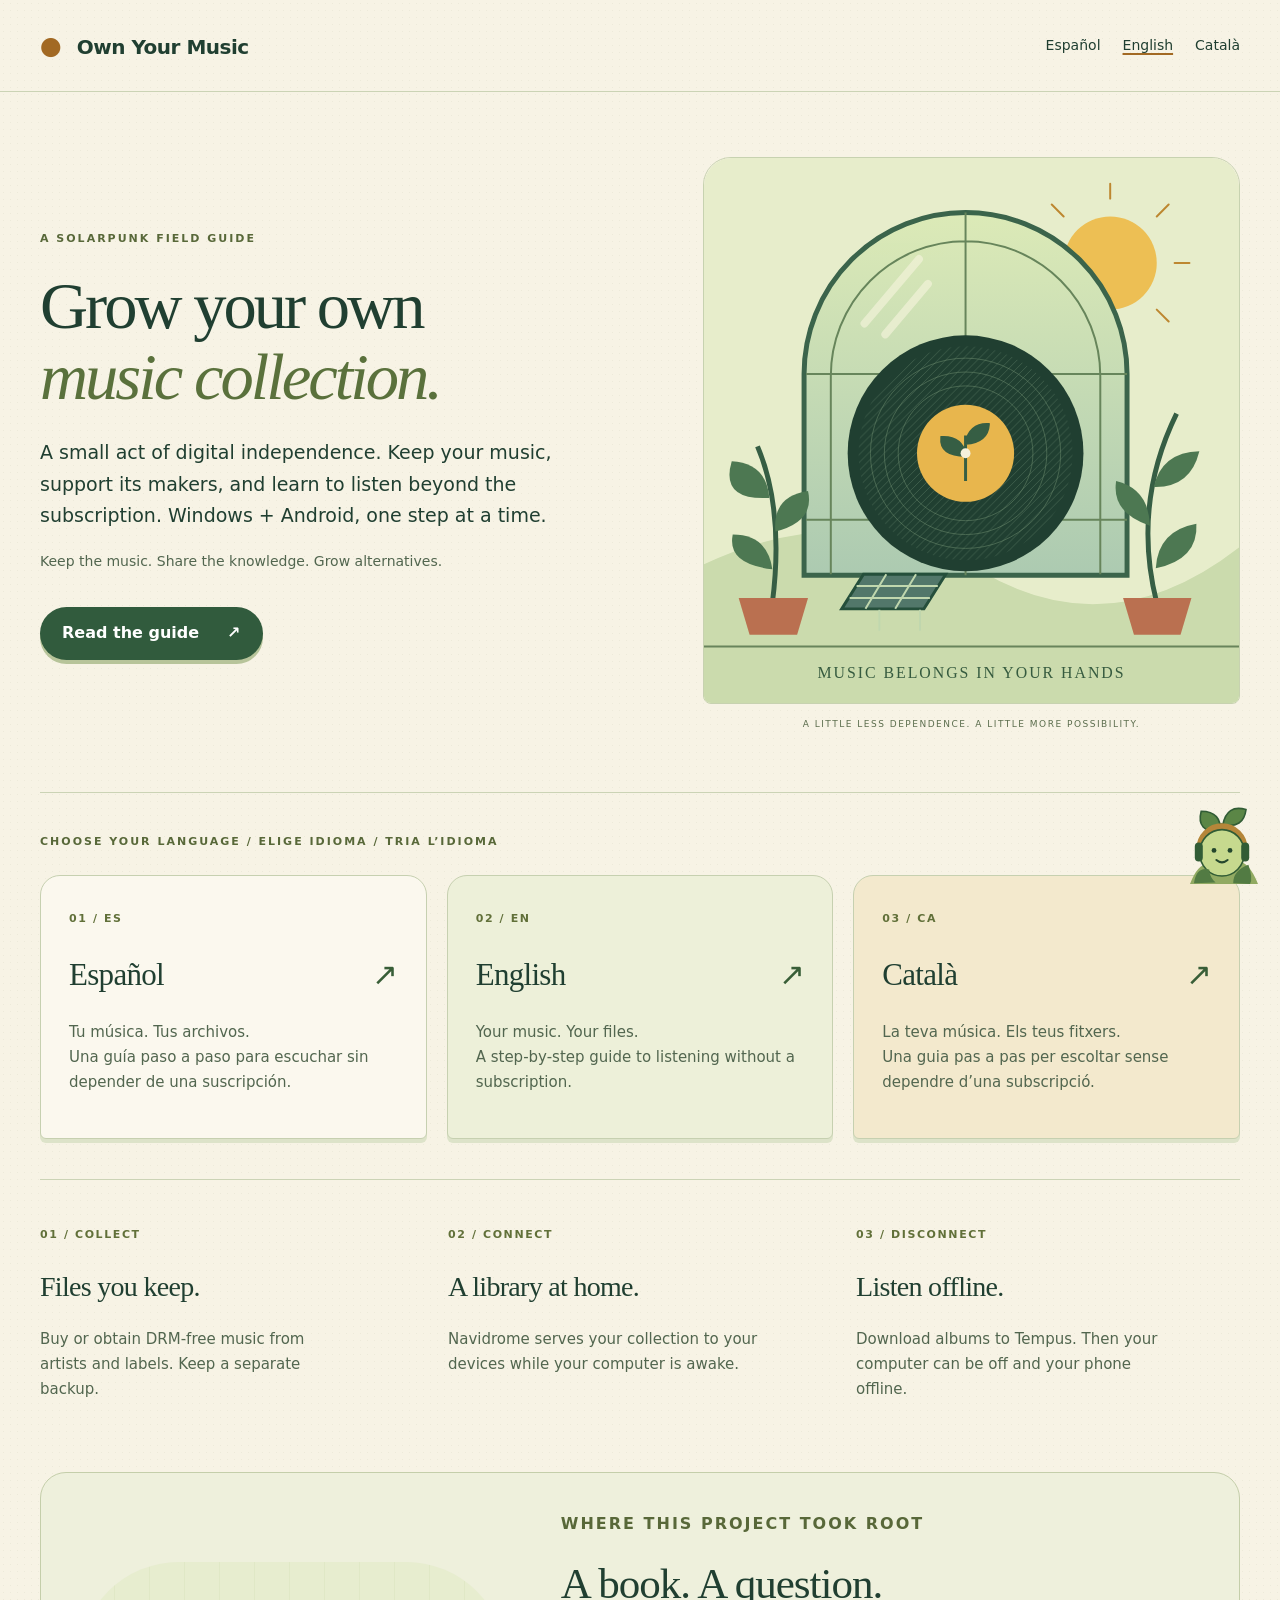
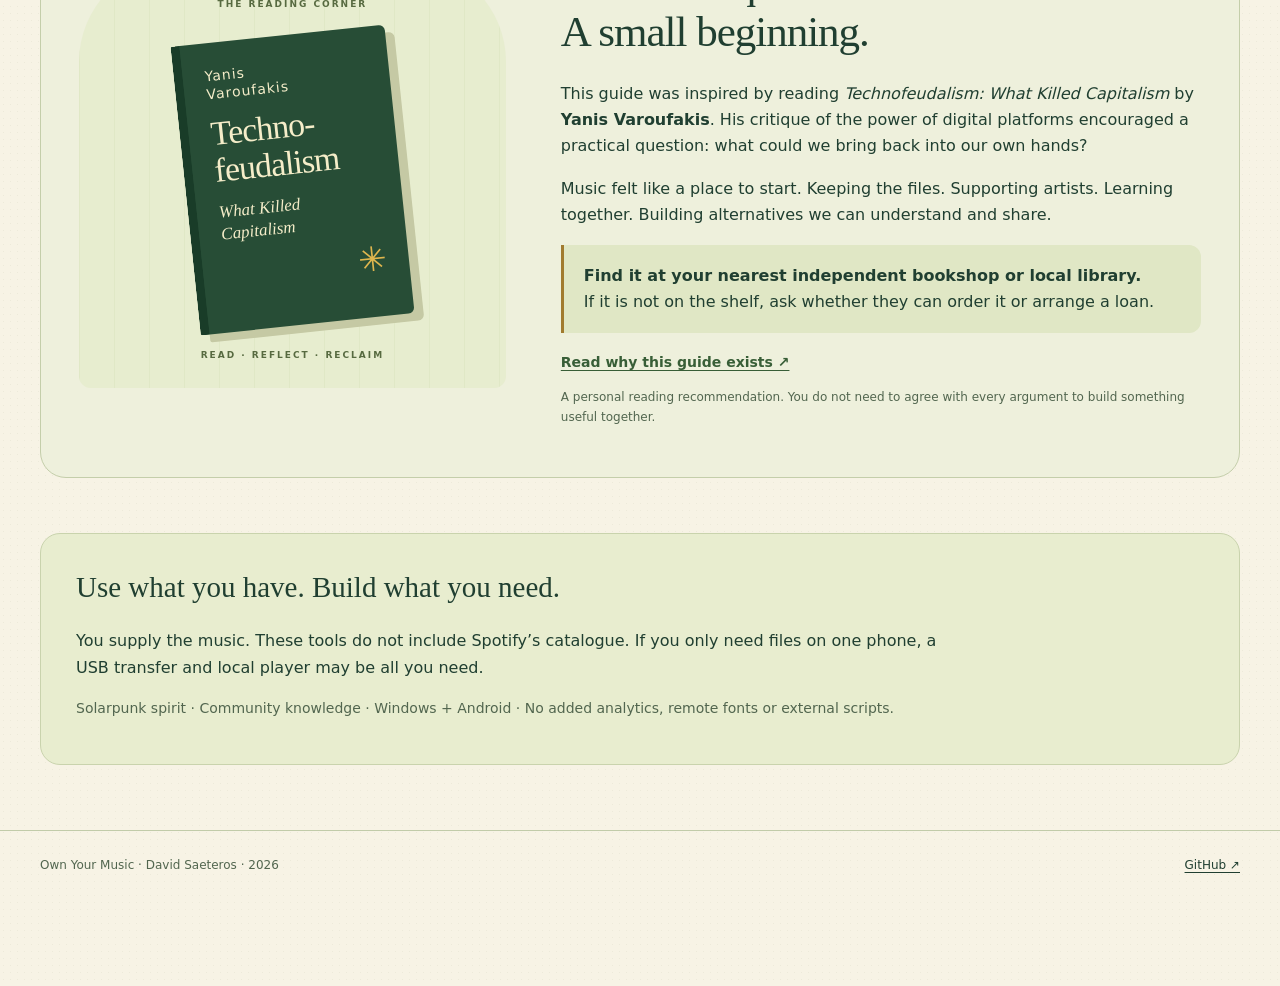
<file: index.html>
<!doctype html>
<html lang="en"><head><meta charset="utf-8"><meta name="viewport" content="width=device-width, initial-scale=1"><title>Own Your Music · Own Your Music</title><meta name="description" content="Own Your Music: a step-by-step local music guide in Spanish, English and Catalan."><meta name="color-scheme" content="light"><link rel="stylesheet" href="style.css"></head><body><a class="skip" href="#main">Skip to content</a><header><a class="brand" href="index.html"><span class="mark" aria-hidden="true">●</span> Own Your Music</a><nav aria-label="Language"><a lang="es" href="es.html" >Español</a><a lang="en" href="en.html" aria-current="page">English</a><a lang="ca" href="ca.html" >Català</a></nav></header><main id="main"><section class="landing"><div><p class="eyebrow">A SOLARPUNK FIELD GUIDE</p><h1>Grow your own<br><em>music collection.</em></h1><p class="intro">A small act of digital independence. Keep your music, support its makers, and learn to listen beyond the subscription. Windows + Android, one step at a time.</p><p class="quiet">Keep the music. Share the knowledge. Grow alternatives.</p><a class="button" href="en.html">Read the guide <span aria-hidden="true">↗</span></a></div><figure class="garden-art"><img src="garden.svg" alt="A record growing in a sunlit greenhouse, surrounded by plants and solar panels." width="540" height="550"><figcaption>A LITTLE LESS DEPENDENCE. A LITTLE MORE POSSIBILITY.</figcaption></figure></section><section class="languages" aria-labelledby="choose"><p class="eyebrow" id="choose">CHOOSE YOUR LANGUAGE / ELIGE IDIOMA / TRIA L’IDIOMA</p><div class="cards"><a class="card" href="es.html" lang="es"><span class="num">01 / ES</span><h2>Español <span aria-hidden="true">↗</span></h2><p>Tu música. Tus archivos.<br>Una guía paso a paso para escuchar sin depender de una suscripción.</p></a><a class="card" href="en.html" lang="en"><span class="num">02 / EN</span><h2>English <span aria-hidden="true">↗</span></h2><p>Your music. Your files.<br>A step-by-step guide to listening without a subscription.</p></a><a class="card" href="ca.html" lang="ca"><span class="num">03 / CA</span><h2>Català <span aria-hidden="true">↗</span></h2><p>La teva música. Els teus fitxers.<br>Una guia pas a pas per escoltar sense dependre d’una subscripció.</p></a></div></section><section class="principles"><div><span class="num">01 / COLLECT</span><h2>Files you keep.</h2><p>Buy or obtain DRM-free music from artists and labels. Keep a separate backup.</p></div><div><span class="num">02 / CONNECT</span><h2>A library at home.</h2><p>Navidrome serves your collection to your devices while your computer is awake.</p></div><div><span class="num">03 / DISCONNECT</span><h2>Listen offline.</h2><p>Download albums to Tempus. Then your computer can be off and your phone offline.</p></div></section><section class="inspiration" aria-labelledby="inspiration-title"><div class="reading-art" aria-hidden="true"><span class="reading-kicker">THE READING CORNER</span><div class="reading-book"><span>Yanis<br>Varoufakis</span><strong>Techno-<br>feudalism</strong><small>What Killed<br>Capitalism</small><span class="book-sprout">✳</span></div><span class="reading-bottom">READ · REFLECT · RECLAIM</span></div><div class="inspiration-copy"><p class="eyebrow">WHERE THIS PROJECT TOOK ROOT</p><h2 id="inspiration-title">A book. A question.<br>A small beginning.</h2><p>This guide was inspired by reading <cite>Technofeudalism: What Killed Capitalism</cite> by <strong>Yanis Varoufakis</strong>. His critique of the power of digital platforms encouraged a practical question: what could we bring back into our own hands?</p><p>Music felt like a place to start. Keeping the files. Supporting artists. Learning together. Building alternatives we can understand and share.</p><p class="library-callout"><strong>Find it at your nearest independent bookshop or local library.</strong><br>If it is not on the shelf, ask whether they can order it or arrange a loan.</p><a class="text-link" href="en.html#section-13">Read why this guide exists ↗</a><p class="quiet">A personal reading recommendation. You do not need to agree with every argument to build something useful together.</p></div></section><section class="note"><strong>Use what you have. Build what you need.</strong><p>You supply the music. These tools do not include Spotify’s catalogue. If you only need files on one phone, a USB transfer and local player may be all you need.</p><p class="quiet">Solarpunk spirit · Community knowledge · Windows + Android · No added analytics, remote fonts or external scripts.</p></section></main><footer><span>Own Your Music · David Saeteros · 2026</span><a href="https://github.com/David-Saeteros/own-your-music">GitHub ↗</a></footer><script src="guide-data.js" defer></script><script src="app.js" defer></script></body></html>
</file>
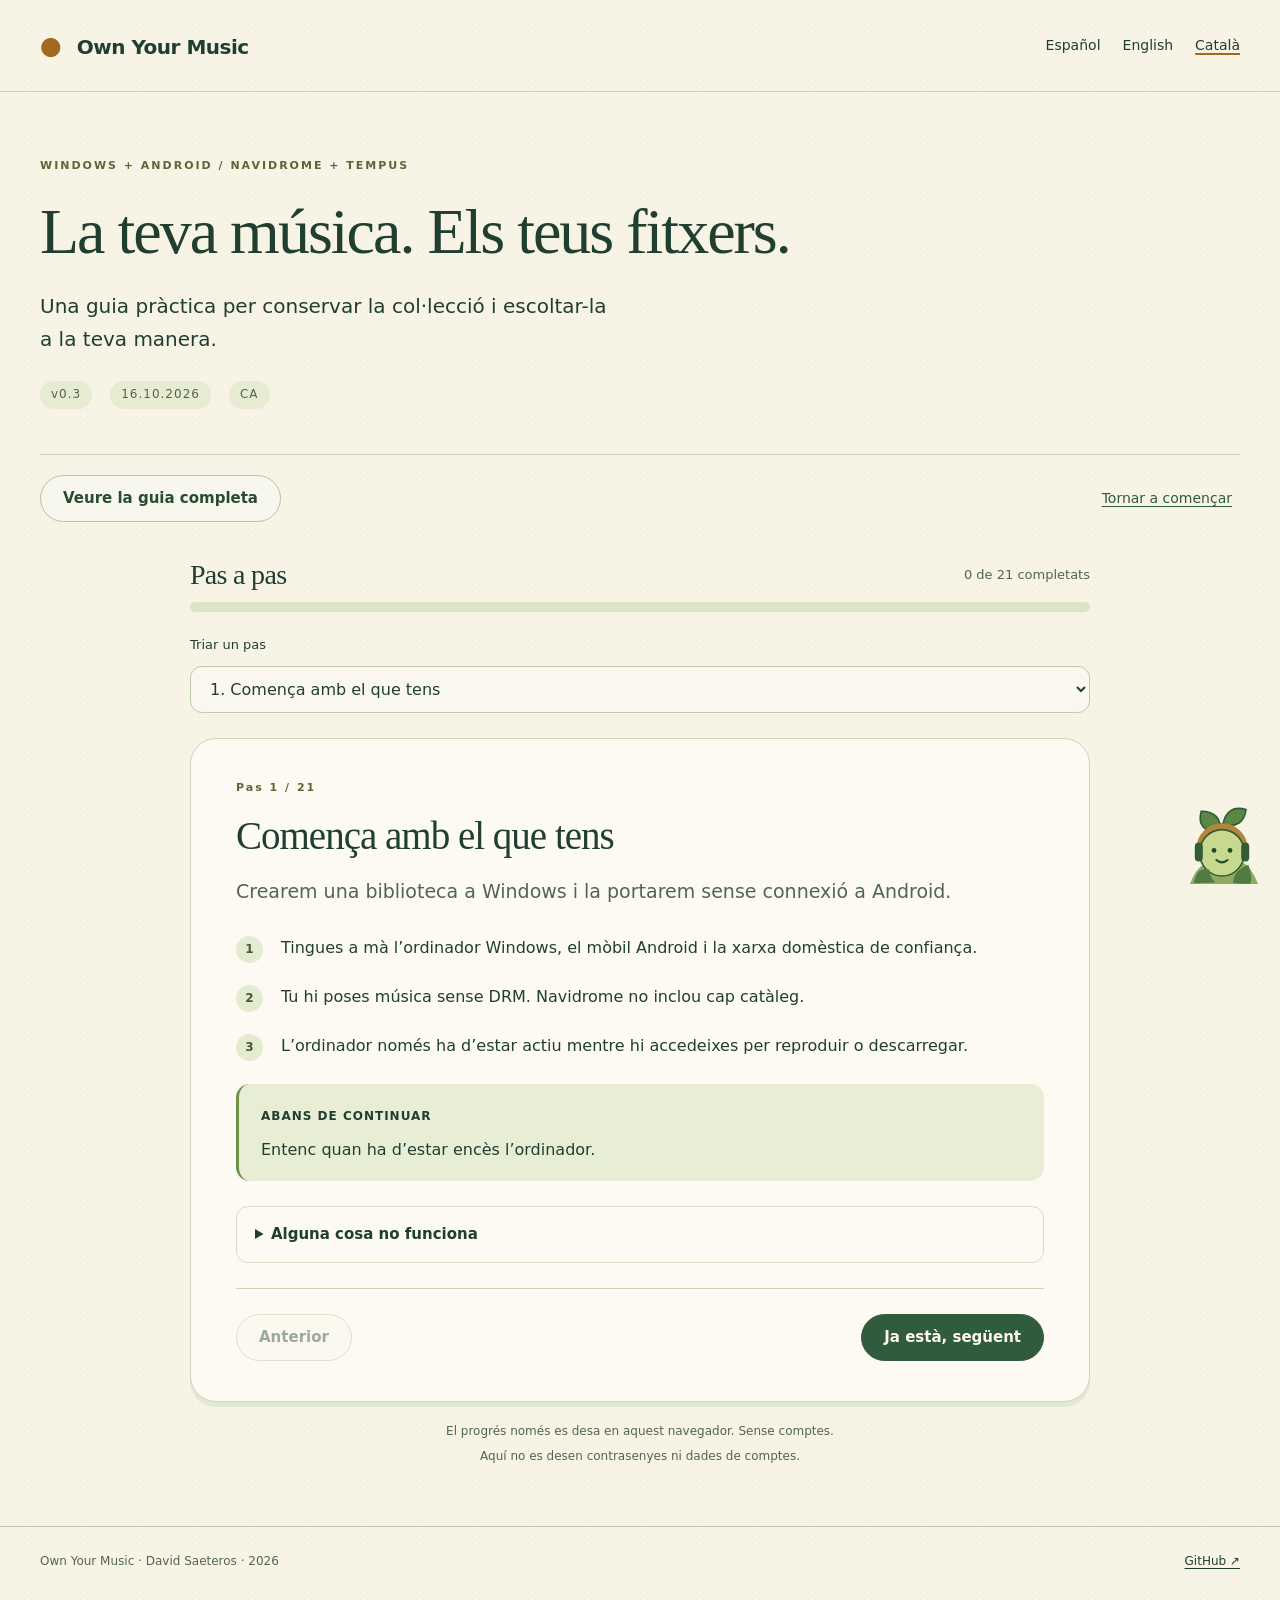
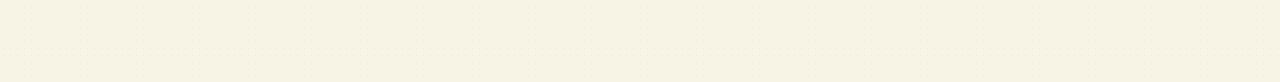
<file: ca.html>
<!doctype html>
<html lang="ca"><head><meta charset="utf-8"><meta name="viewport" content="width=device-width, initial-scale=1"><title>La teva música. Els teus fitxers. · Own Your Music</title><meta name="description" content="Una guia pràctica per conservar la col·lecció i escoltar-la a la teva manera."><meta name="color-scheme" content="light"><link rel="stylesheet" href="style.css"></head><body><a class="skip" href="#main">Ves a la guia</a><header><a class="brand" href="index.html"><span class="mark" aria-hidden="true">●</span> Own Your Music</a><nav aria-label="Language"><a lang="es" href="es.html" >Español</a><a lang="en" href="en.html" >English</a><a lang="ca" href="ca.html" aria-current="page">Català</a></nav></header><main id="main"><div class="guide-hero" id="top"><p class="eyebrow">WINDOWS + ANDROID / NAVIDROME + TEMPUS</p><h1>La teva música. Els teus fitxers.</h1><p class="intro">Una guia pràctica per conservar la col·lecció i escoltar-la a la teva manera.</p><div class="meta"><span>v0.3</span><span>16.10.2026</span><span>CA</span></div></div><div id="journey-root" hidden></div><div class="layout" id="complete-guide"><aside><details open><summary>Contingut</summary><ol><li><a href="#section-1">Abans de començar</a></li><li><a href="#section-2">1. Aconsegueix música que puguis conservar</a></li><li><a href="#section-3">2. Descarrega Navidrome</a></li><li><a href="#section-4">3. Configura abans d’executar</a></li><li><a href="#section-5">4. Inicia i prova a Windows</a></li><li><a href="#section-6">5. Instal·la Tempus a Android</a></li><li><a href="#section-7">6. Connecta només des de la xarxa domèstica</a></li><li><a href="#section-8">7. Entra i escolta amb Tempus</a></li><li><a href="#section-9">8. Descarrega i comprova sense connexió</a></li><li><a href="#section-10">9. Llistes i ús diari</a></li><li><a href="#section-11">10. Discos externs, canvis i còpies</a></li><li><a href="#section-12">Problemes freqüents</a></li><li><a href="#section-13">Per què existeix aquesta guia</a></li><li><a href="#section-14">Fonts i notes del projecte</a></li></ol></details></aside><article><section class="guide-step"><h2 id="section-1">Abans de començar</h2>
<p>Pots conservar la música sense llogar l’accés a un catàleg. Aquesta guia t’ajuda a reunir fitxers d’àudio, organitzar-los amb Navidrome a Windows i escoltar-los amb Tempus a Android. Tu hi poses la música: aquestes aplicacions no inclouen el catàleg de Spotify ni converteixen les seves descàrregues en fitxers propis.</p>
<p><strong>No cal deixar l’ordinador encès tot el dia.</strong> Ha d’estar actiu, amb Navidrome obert, mentre hi accedeixes per reproduir música o descarregar-la al mòbil. Un cop descarregades les cançons a Tempus, les pots escoltar sense ordinador ni internet.</p>
<p>Si només vols música en un mòbil, copiar els fitxers per USB i utilitzar un reproductor local és més senzill. Aquesta guia té sentit si vols una col·lecció central i accés des de diversos dispositius.</p>
<h3>Què necessites</h3>
<ul>
<li>Un ordinador Windows, un mòbil Android i la teva xarxa domèstica de confiança.</li>
<li>Espai per a la música als dos dispositius; és molt recomanable una altra unitat per a les còpies de seguretat.</li>
<li>Com a mínim un àlbum MP3 o FLAC sense DRM per fer proves. Els programes són gratuïts; la música, l’emmagatzematge i l’electricitat poden tenir un cost.</li>
<li>Permís per instal·lar programes. Si l’ordinador és institucional, consulta’n l’administrador.</li>
</ul>
<p><strong>Abast:</strong> Windows + Android, instal·lació portàtil manual i accés des de casa. Aquesta primera edició no configura accés per internet.</p>
</section>
<section class="guide-step"><h2 id="section-2">1. Aconsegueix música que puguis conservar</h2>
<p>Compra descàrregues sense DRM a artistes o segells, o descarrega música que ofereixin expressament de franc. Bandcamp també permet comprar fitxers descarregables, tot i que continua sent una plataforma empresarial. Descarrega els fitxers reals en lloc de dependre només de la memòria cau d’una aplicació.</p>
<p>Tria <strong>FLAC</strong> per conservar una còpia mestra sense pèrdua. MP3 ocupa menys i té una compatibilitat àmplia. Una banda sonora llarga pot ocupar diversos gigabytes en FLAC. WAV i AIFF acostumen a ocupar molt més que FLAC amb el mateix contingut d’àudio.</p>
<p>Extreu el ZIP de l’àlbum i conserva juntes les cançons i la portada. Una estructura útil és artista → àlbum → cançons. Fes una còpia de seguretat: una sola còpia en un disc extern continua sent una sola còpia.</p>
<p class="checkpoint"><strong>Comprovació:</strong> trobes fitxers <code>.flac</code> o <code>.mp3</code> reals a l’Explorador.</p>
</section>
<section class="guide-step"><h2 id="section-3">2. Descarrega Navidrome</h2>
<p>A Configuració → Sistema → Quant a, comprova el tipus de sistema. Si tens un processador Intel o AMD x64, descarrega el fitxer estable acabat en <code>windows_amd64.zip</code> des de les <a href="https://github.com/navidrome/navidrome/releases/latest">versions oficials</a>. AMD64 vol dir x64, també per a Intel. Per a Windows ARM o de 32 bits, consulta les <a href="https://www.navidrome.org/docs/installation/windows/">instruccions de Windows</a> abans de triar.</p>
<p>Prem Windows + R, escriu <code>%USERPROFILE%</code> i obre la carpeta d’usuari. Crea <code>Navidrome</code>, extreu-hi el ZIP i crea dues subcarpetes anomenades <code>music</code> i <code>data</code>. Separa l’aplicació, la música i la base de dades. Encara no obris el programa.</p>
<p>Activa Explorador → Visualització → Mostra → Extensions de nom de fitxer (Windows 11), o Visualització → Extensions de nom de fitxer (Windows 10). Hi has de veure <code>navidrome.exe</code>.</p>
<h3>Instal·la FFmpeg</h3>
<p>La documentació d’instal·lació de Navidrome demana FFmpeg per convertir formats. Obre la <a href="https://ffmpeg.org/download.html">pàgina oficial de FFmpeg</a>, tria Windows i segueix un dels enllaços a compilacions per a Windows. Extreu la descàrrega i localitza <code>bin\ffmpeg.exe</code>. Copia aquest executable a <code>Navidrome</code>; conserva els fitxers addicionals si aquella compilació els necessita. Si n’hi ha, utilitza una compilació estàtica. Conserva també la informació de llicència.</p>
<p>No desactivis la seguretat de Windows per executar una descàrrega. Comprova’n la procedència i les sumes de verificació disponibles; si Windows la bloqueja, investiga primer l’avís concret.</p>
<p class="checkpoint"><strong>Comprovació:</strong> la carpeta conté <code>navidrome.exe</code>, <code>ffmpeg.exe</code>, <code>music</code> i <code>data</code>.</p>
</section>
<section class="guide-step"><h2 id="section-4">3. Configura abans d’executar</h2>
<p>Obre el Bloc de notes, enganxa-hi el contingut següent i desa’l a <code>Navidrome</code> com a <code>navidrome.toml</code>. A Anomena i desa, selecciona Tots els fitxers. Comprova que no s’anomena <code>navidrome.toml.txt</code>.</p>
<pre><code>MusicFolder = &#x27;./music&#x27;
DataFolder = &#x27;./data&#x27;
Address = &#x27;127.0.0.1&#x27;
Port = 4533
EnableInsightsCollector = false
Deezer.Enabled = false
LastFM.Enabled = false
ListenBrainz.Enabled = false</code></pre>
<p>Afegeix aquesta línia si has copiat FFmpeg al costat de Navidrome:</p>
<pre><code>FFmpegPath = &#x27;./ffmpeg.exe&#x27;</code></pre>
<p>Això limita inicialment l’accés a l’ordinador i desactiva les estadístiques d’ús i les integracions musicals indicades. No fa privat tot Windows ni tota la xarxa. Consulta la <a href="https://www.navidrome.org/docs/usage/configuration/options/">referència oficial</a> per als detalls.</p>
</section>
<section class="guide-step"><h2 id="section-5">4. Inicia i prova a Windows</h2>
<p>Obre la carpeta Navidrome a l’Explorador. Prem la barra d’adreces, escriu <code>powershell</code> i prem Retorn. Utilitza una finestra normal, sense permisos d’administrador.</p>
<pre><code>.\navidrome.exe --configfile .\navidrome.toml</code></pre>
<p>Deixa la finestra oberta. Si apareix una petició del tallafoc, cancel·la-la en aquesta fase local. Obre <code>http://127.0.0.1:4533</code> al navegador de l’ordinador i crea el primer compte d’administrador amb una contrasenya única. Desa-la de manera privada al gestor de contrasenyes.</p>
<p>Copia un àlbum extret a <code>music</code>. Executa l’escaneig des de Navidrome i obre Àlbums o Cançons per reproduir una pista. És normal que la biblioteca sigui buida abans d’afegir-hi música.</p>
<p class="checkpoint"><strong>Comprovació:</strong> una cançó sona a Windows. Si no, consulta l’apartat de problemes abans de continuar.</p>
</section>
<section class="guide-step"><h2 id="section-6">5. Instal·la Tempus a Android</h2>
<p>Al mòbil, descarrega F-Droid des de <a href="https://f-droid.org/">f-droid.org</a>. Obre l’APK. Si Android ho demana, permet temporalment que el navegador instal·li aplicacions d’aquell origen; desactiva aquest permís del navegador en acabar.</p>
<p>Obre F-Droid, espera que actualitzi el catàleg i cerca <strong>Tempus, d’eddyizm</strong>. Compara’l amb la <a href="https://f-droid.org/en/packages/com.eddyizm.degoogled.tempus/">fitxa de F-Droid</a>. Instal·la Tempus i permet que F-Droid instal·li aplicacions quan Android ho demani. Obre Tempus i atura’t a Afegeix un servidor.</p>
<p>Tempus és un client independent per al teu servidor. No necessita un compte de Spotify. La versió de F-Droid omet Android Auto i Chromecast, que depenen de biblioteques de Google; consulta el projecte si necessites aquestes funcions.</p>
</section>
<section class="guide-step"><h2 id="section-7">6. Connecta només des de la xarxa domèstica</h2>
<p>Utilitza la teva xarxa domèstica de confiança, no la de la universitat, la feina, una xarxa pública ni la de convidats. L’ordinador pot utilitzar Ethernet i el mòbil la Wi-Fi del mateix encaminador. No canviïs el reenviament de ports de l’encaminador. Aquest procediment utilitza HTTP sense xifratge de transport: no és adequat per a xarxes no fiables ni per exposar el servidor a internet.</p>
<p>A la configuració de xarxa de Windows, marca <strong>només aquesta connexió domèstica de confiança</strong> com a Privada. En una altra finestra de PowerShell, executa:</p>
<pre><code>ipconfig</code></pre>
<p>Busca Adreça IPv4 a l’adaptador Wi-Fi o Ethernet actiu. Ignora els adaptadors desconnectats o de VPN. <strong>192.168.1.100 és un exemple</strong>: substitueix-ne totes les aparicions per l’adreça real. Una adreça local no és una contrasenya, però no cal publicar-la.</p>
<p>Atura Navidrome amb Ctrl + C. Edita <code>navidrome.toml</code> i substitueix la línia Address:</p>
<pre><code>Address = &#x27;192.168.1.100&#x27;</code></pre>
<p>Obre una altra finestra de PowerShell <strong>com a administrador</strong> i executa aquesta regla després de substituir l’adreça d’exemple. Permet connexions entrants al port TCP 4533 només amb el perfil Privat, des de la subxarxa local i cap a aquesta adreça.</p>
<pre><code>New-NetFirewallRule -DisplayName &quot;Navidrome - Home&quot; -Direction Inbound -Action Allow -Protocol TCP -LocalPort 4533 -LocalAddress 192.168.1.100 -RemoteAddress LocalSubnet -Profile Private</code></pre>
<p>Tanca la finestra d’administrador. Reinicia Navidrome amb l’ordre del pas 4 des de la seva carpeta en un PowerShell normal. Al navegador del mòbil, obre <code>http://192.168.1.100:4533</code> amb l’adreça real. Utilitza-la també a Windows: amb aquesta configuració, l’adreça local anterior ja no respondrà.</p>
<p class="checkpoint"><strong>Comprovació:</strong> el mòbil mostra la pàgina d’accés. Mantén el tallafoc activat. Si falla, consulta els problemes abans d’obrir l’accés a totes les xarxes.</p>
</section>
<section class="guide-step"><h2 id="section-8">7. Entra i escolta amb Tempus</h2>
<p>Per escoltar música cada dia, utilitza un <strong>usuari de Navidrome sense permisos d’administrador</strong>. Entra com a administrador des de Windows, obre la gestió d’usuaris i crea’l. Reserva el compte d’administrador per al manteniment.</p>
<p>A Tempus → Afegeix un servidor, introdueix el nom que vulguis, l’URL del servidor (per exemple <code>http://192.168.1.100:4533</code>) i les credencials de l’usuari per escoltar música. Si et demana el tipus, tria Navidrome o Subsonic/OpenSubsonic. No necessites un compte al núvol. Deixa desconnectats els serveis opcionals de registre d’escoltes, tret que els vulguis fer servir.</p>
<p>Obre un àlbum i reprodueix una cançó. Per reproduir des del servidor, l’ordinador ha de continuar actiu i executant Navidrome.</p>
<p class="checkpoint"><strong>Comprovació:</strong> Tempus reprodueix una cançó mentre està connectat a la Wi-Fi de casa.</p>
</section>
<section class="guide-step"><h2 id="section-9">8. Descarrega i comprova sense connexió</h2>
<p>Obre el menú d’un àlbum o una llista a Tempus i tria Descarrega. Espera que acabin totes les cançons: una pista que només hagis reproduït pot ser únicament a la memòria cau. Comprova l’espai lliure. Els FLAC poden ser grans; per descarregar versions convertides més petites calen FFmpeg i els ajustos adequats del servidor i del client. Prova una cançó abans de canviar tota la col·lecció.</p>
<p>Activa el mode avió i desactiva també la Wi-Fi. Entra a Descàrregues o a la vista sense connexió de Tempus, navega fins a l’àlbum i reprodueix diverses pistes que no acabis d’escoltar. Si és llarg, comprova’n el principi, la meitat i el final.</p>
<p class="checkpoint"><strong>Comprovació:</strong> aquestes cançons sonen sense connexió. Ja pots aturar Navidrome i apagar l’ordinador. Esborrar les dades de Tempus o desinstal·lar-lo pot eliminar les descàrregues.</p>
<p>Si la cerca no funciona sense connexió, navega directament pels àlbums descarregats. El funcionament de la cerca sense connexió pot variar segons la versió de l’aplicació.</p>
</section>
<section class="guide-step"><h2 id="section-10">9. Llistes i ús diari</h2>
<p>Amb connexió al servidor, utilitza el menú d’una cançó → Afegeix a una llista → Llista nova, o edita una llista a Navidrome. Crear una llista no descarrega les cançons. Descarrega-la per separat i comprova que la pots obrir sense connexió; editar llistes del servidor acostuma a requerir connexió.</p>
<p>Per escoltar les descàrregues, només cal obrir Tempus. F-Droid no ha de continuar obert; conserva’l per actualitzar. Per reproduir des del servidor, afegir descàrregues o modificar llistes, inicia Navidrome i connecta des de casa.</p>
<p>Per aturar Navidrome, prem Ctrl + C a la seva finestra i tanca-la. Per tornar-lo a iniciar, obre PowerShell a la seva carpeta i executa l’ordre del pas 4. Aquesta instal·lació manual no s’inicia automàticament amb Windows.</p>
</section>
<section class="guide-step"><h2 id="section-11">10. Discos externs, canvis i còpies</h2>
<p>Pots desar la música en un disc extern i mantenir Navidrome i <code>data</code> a l’ordinador. <strong>Primer copia</strong>, comprova els fitxers, atura Navidrome i canvia MusicFolder per la ruta real, per exemple:</p>
<pre><code>MusicFolder = &#x27;E:\Music&#x27;</code></pre>
<p>Reinicia i escaneja. El disc ha d’estar connectat mentre hi accedeixes per reproduir o descarregar. Si falta el disc, no purguis les cançons absents. Les lletres d’unitat poden canviar: si cal, assigna una lletra disponible estable amb Administració de discos, sense formatar.</p>
<p>Després de moure pistes dins la biblioteca configurada, torna a escanejar. Navidrome intenta reconèixer els fitxers moguts. Esborrar-los o treure’ls de la biblioteca pot deixar entrades absents. Les descàrregues del mòbil són independents: no pressuposis que actualitzar el servidor les elimina. Esborra expressament les còpies sense connexió que no vulguis; els ajustos de sincronització de llistes poden modificar aquest comportament.</p>
<p>Fes còpies de la música, la configuració i la base de dades. En aquesta instal·lació manual, atura Navidrome abans de copiar tota la carpeta <code>data</code> i <code>navidrome.toml</code> a un altre dispositiu. Protegeix la còpia: conté informació dels comptes. Les descàrregues del mòbil no substitueixen una còpia completa del servidor. Fes una còpia abans d’actualitzar Navidrome i revisa les notes de la versió.</p>
</section>
<section class="guide-step"><h2 id="section-12">Problemes freqüents</h2>
<h3>No s’obre o el servidor s’atura</h3>
<p>Llegeix l’últim error de PowerShell. Executa des de la carpeta correcta. Si falta FFmpeg, revisa <code>FFmpegPath</code> i l’executable. Si el port 4533 està ocupat, comprova si ja hi ha una altra finestra de Navidrome abans de canviar-lo.</p>
<h3>L’adreça deixa de funcionar després de reiniciar</h3>
<p>Torna a executar <code>ipconfig</code>. L’encaminador pot haver assignat una altra adreça. Una reserva DHCP al teu encaminador pot mantenir-la estable; consulta’n el manual. Si canvia, actualitza Address, l’adreça local de la regla del tallafoc i l’URL de Tempus. Per substituir la nostra regla, elimina-la en PowerShell com a administrador amb aquesta ordre i torna-la a crear segons el pas 6 amb la nova adreça.</p>
<pre><code>Remove-NetFirewallRule -DisplayName &#x27;Navidrome - Home&#x27;</code></pre>
<p>Si ets fora de casa, aquesta adreça domèstica pot no existir a la connexió actual. Utilitza les descàrregues del mòbil. Per escoltar només a l’ordinador, atura Navidrome, torna a posar Address a <code>127.0.0.1</code>, reinicia i utilitza aquesta adreça local.</p>
<h3>El mòbil no connecta</h3>
<p>Comprova que tots dos dispositius són a la xarxa domèstica principal, el perfil Privat de Windows, que Navidrome és actiu i l’adreça actual. La xarxa de convidats pot aïllar els dispositius. Revisa la regla limitada del tallafoc; no el desactivis ni obris ports a l’encaminador. Una VPN pot afectar la connexió.</p>
<h3>Falta un àlbum o no sona una cançó</h3>
<p>Extreu els ZIP, comprova MusicFolder i els permisos, escaneja i revisa els registres. Mira les etiquetes si l’àlbum apareix sota un altre artista. Comprova FFmpeg si falla la conversió. Després de diversos accessos fallits, espera abans de tornar-hi; no desactivis el límit d’intents.</p>
<h3>Les descàrregues sonen però la cerca falla</h3>
<p>Navega directament per Descàrregues i comprova que l’àlbum sigui complet. Una cerca fallida sense connexió no vol dir que falti l’àudio. Connecta al servidor per utilitzar les funcions que ho necessitin.</p>
</section>
<section class="guide-step"><h2 id="section-13">Per què existeix aquesta guia</h2>
<p>Aquest projecte va néixer de la lectura de <strong>Technofeudalism: What Killed Capitalism</strong>, de <strong>Yanis Varoufakis</strong>. La seva crítica al poder de les plataformes digitals ens va dur a una pregunta pràctica: com podem dependre menys, en la vida quotidiana, de serveis que ens lloguen l’accés?</p>
<p>Aquí comencem per la música: conservar els fitxers, donar suport a qui la crea, utilitzar eines que puguem canviar i compartir el que aprenem. És un petit experiment d’autonomia digital, no l’afirmació que canviar de reproductor resolgui un sistema polític.</p>
<p>La nostra orientació solarpunk és esperançadora i pràctica: aprofitar els dispositius que ja tenim, conservar una col·lecció sense connexió, donar suport a artistes independents i compartir coneixement útil en diverses llengües. Hi pots participar sense estar d’acord amb tots els arguments del llibre.</p>
<p><strong>T’interessen les idees que han inspirat la guia? Demana el llibre de Varoufakis a la llibreria independent més propera o busca’l a la biblioteca. Si no el tenen, pregunta si el poden encarregar o gestionar un préstec.</strong></p>
<p>La lectura pot ser un punt de partida. Construir i compartir alternatives és una cosa que podem fer plegats.</p>
</section>
<section class="guide-step"><h2 id="section-14">Fonts i notes del projecte</h2>
<p>Aquesta és una guia comunitària independent, no una publicació oficial de Navidrome, Tempus, Bandcamp ni Spotify. No distribueix música. Els noms dels botons poden variar segons l’idioma i la versió.</p>
<p>El lloc no afegeix analítica, publicitat, tipus de lletra remots ni scripts externs. L’allotjament i els llocs enllaçats tenen les seves pròpies pràctiques de dades. Conserva junta la carpeta del lloc descarregat per llegir-lo sense connexió. Els tres idiomes cobreixen el mateix procediment; comunica correccions al repositori.</p>
<p>Referències oficials: <a href="https://www.navidrome.org/docs/installation/">instal·lació de Navidrome</a>, <a href="https://www.navidrome.org/docs/getting-started/">primer ús</a>, <a href="https://www.navidrome.org/docs/usage/configuration/options/">configuració</a>, <a href="https://www.navidrome.org/docs/usage/admin/security/">seguretat</a>, <a href="https://www.navidrome.org/docs/usage/library/missing-files/">fitxers absents</a>, <a href="https://ffmpeg.org/download.html">FFmpeg</a>, <a href="https://github.com/eddyizm/tempus">Tempus</a>, <a href="https://eddyizm.github.io/tempus/USAGE.html">ús de Tempus</a>, <a href="https://f-droid.org/en/packages/com.eddyizm.degoogled.tempus/">F-Droid</a>, <a href="https://learn.microsoft.com/en-us/powershell/module/netsecurity/new-netfirewallrule">regles del tallafoc</a> i <a href="https://get.bandcamp.help/en/articles/15263234-in-which-formats-can-i-download-my-purchases">formats de Bandcamp</a>.</p>
<p>Última actualització: 16 d’octubre de 2026. Els noms dels botons poden variar segons la versió de les aplicacions.</p>
</section><a class="toplink" href="#top">↑ Torna a dalt</a></article></div></main><footer><span>Own Your Music · David Saeteros · 2026</span><a href="https://github.com/David-Saeteros/own-your-music">GitHub ↗</a></footer><script src="guide-data.js" defer></script><script src="app.js" defer></script></body></html>
</file>
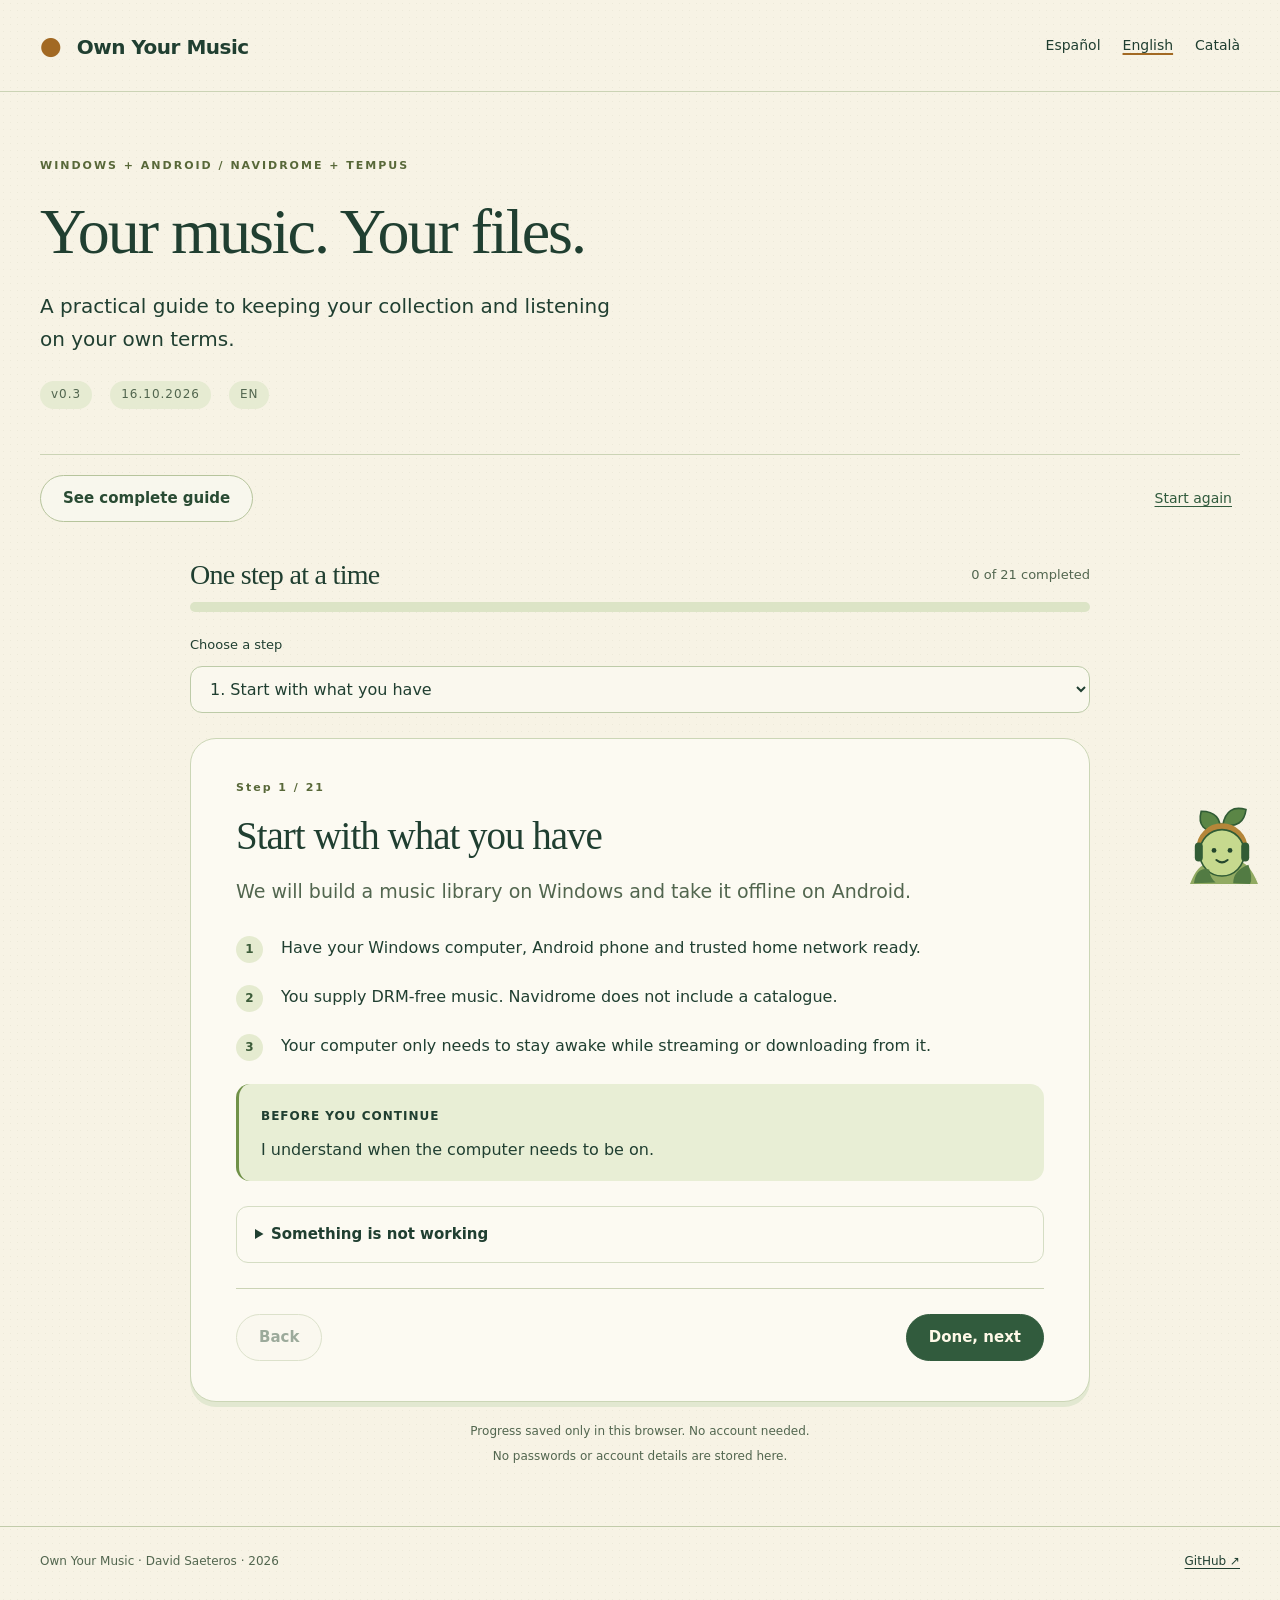
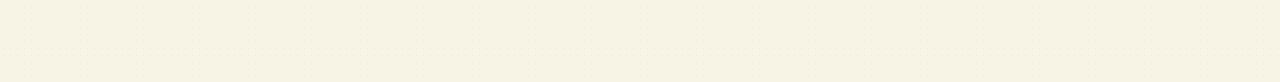
<file: en.html>
<!doctype html>
<html lang="en"><head><meta charset="utf-8"><meta name="viewport" content="width=device-width, initial-scale=1"><title>Your music. Your files. · Own Your Music</title><meta name="description" content="A practical guide to keeping your collection and listening on your own terms."><meta name="color-scheme" content="light"><link rel="stylesheet" href="style.css"></head><body><a class="skip" href="#main">Skip to guide</a><header><a class="brand" href="index.html"><span class="mark" aria-hidden="true">●</span> Own Your Music</a><nav aria-label="Language"><a lang="es" href="es.html" >Español</a><a lang="en" href="en.html" aria-current="page">English</a><a lang="ca" href="ca.html" >Català</a></nav></header><main id="main"><div class="guide-hero" id="top"><p class="eyebrow">WINDOWS + ANDROID / NAVIDROME + TEMPUS</p><h1>Your music. Your files.</h1><p class="intro">A practical guide to keeping your collection and listening on your own terms.</p><div class="meta"><span>v0.3</span><span>16.10.2026</span><span>EN</span></div></div><div id="journey-root" hidden></div><div class="layout" id="complete-guide"><aside><details open><summary>Contents</summary><ol><li><a href="#section-1">Before you start</a></li><li><a href="#section-2">1. Get music you can keep</a></li><li><a href="#section-3">2. Download Navidrome</a></li><li><a href="#section-4">3. Configure it before running</a></li><li><a href="#section-5">4. Start and test on Windows</a></li><li><a href="#section-6">5. Install Tempus on Android</a></li><li><a href="#section-7">6. Connect only on your home network</a></li><li><a href="#section-8">7. Sign in and listen in Tempus</a></li><li><a href="#section-9">8. Download and prove it works offline</a></li><li><a href="#section-10">9. Playlists and everyday use</a></li><li><a href="#section-11">10. External drives, changes and backups</a></li><li><a href="#section-12">Troubleshooting</a></li><li><a href="#section-13">Why this guide exists</a></li><li><a href="#section-14">Sources and project notes</a></li></ol></details></aside><article><section class="guide-step"><h2 id="section-1">Before you start</h2>
<p>You can keep music without renting access to a catalogue. This guide helps you build a collection of ordinary audio files, organise it with Navidrome on Windows, and listen with Tempus on Android. You supply the music; these apps do not include Spotify’s catalogue or convert Spotify downloads into files you own.</p>
<p><strong>You do not need to leave your computer on all day.</strong> It must be awake, with Navidrome running, while you stream or download from it. Once tracks are downloaded in Tempus, your phone can play them without your computer or an internet connection.</p>
<p>If all you need is music on one phone, copying files by USB into a local player is simpler. Use this guide when you want a central collection and access from several devices.</p>
<h3>What you need</h3>
<ul>
<li>A Windows computer, an Android phone, and your trusted home network.</li>
<li>Space for music on both devices; a separate drive for backups is strongly recommended.</li>
<li>At least one DRM-free MP3 or FLAC album for testing. Software is free; music, storage and electricity may cost money.</li>
<li>Permission to install software. On an institutional computer, check with its administrator.</li>
</ul>
<p><strong>Scope:</strong> Windows + Android, a manual portable installation, and home-network access. Remote internet streaming is outside this first edition.</p>
</section>
<section class="guide-step"><h2 id="section-2">1. Get music you can keep</h2>
<p>Buy DRM-free downloads from artists or labels, or download music they explicitly offer for free. Bandcamp is another source of downloadable purchases, although it remains a corporate marketplace. Download the actual files instead of relying only on an app’s offline cache.</p>
<p>Choose <strong>FLAC</strong> for a lossless master copy. MP3 is smaller and widely compatible. A large soundtrack can take several gigabytes in FLAC. WAV and AIFF are normally much larger than FLAC for equivalent audio content.</p>
<p>Extract the album ZIP and keep its tracks and cover art together. A useful folder arrangement is artist → album → tracks. Keep a backup: one copy on an external drive is still only one copy.</p>
<p class="checkpoint"><strong>Checkpoint:</strong> you can find actual <code>.flac</code> or <code>.mp3</code> files in File Explorer.</p>
</section>
<section class="guide-step"><h2 id="section-3">2. Download Navidrome</h2>
<p>Open Settings → System → About and check System type. On an x64 Intel or AMD computer, download the stable asset ending in <code>windows_amd64.zip</code> from the <a href="https://github.com/navidrome/navidrome/releases/latest">official releases</a>. AMD64 means x64, including Intel. For ARM or 32-bit Windows, consult the <a href="https://www.navidrome.org/docs/installation/windows/">Windows instructions</a> before choosing a build.</p>
<p>Press Windows + R, type <code>%USERPROFILE%</code>, and open your user folder. Create <code>Navidrome</code>, extract the ZIP there, and create two subfolders named <code>music</code> and <code>data</code>. Keep the application, music and database distinct. Do not start the application yet.</p>
<p>Turn on File Explorer → View → Show → File name extensions (Windows 11), or View → File name extensions (Windows 10). You should see <code>navidrome.exe</code>.</p>
<h3>Install FFmpeg</h3>
<p>Navidrome’s installation documentation calls for FFmpeg, used for format conversion. Open the <a href="https://ffmpeg.org/download.html">official FFmpeg download page</a>, choose Windows, and follow a linked Windows build provider. Extract the build and locate <code>bin\ffmpeg.exe</code>. Copy that executable into your <code>Navidrome</code> folder; keep any accompanying files if the chosen build requires them. Use a static build if available. Keep its licence information too.</p>
<p>Do not disable Windows security to make a download run. Check the source and any available checksums; if Windows blocks it, investigate the specific warning first.</p>
<p class="checkpoint"><strong>Checkpoint:</strong> the Navidrome folder contains <code>navidrome.exe</code>, <code>ffmpeg.exe</code>, <code>music</code> and <code>data</code>.</p>
</section>
<section class="guide-step"><h2 id="section-4">3. Configure it before running</h2>
<p>Open Notepad, paste the following, and save inside <code>Navidrome</code> as <code>navidrome.toml</code>. In Save As, select All files. Check it is not named <code>navidrome.toml.txt</code>.</p>
<pre><code>MusicFolder = &#x27;./music&#x27;
DataFolder = &#x27;./data&#x27;
Address = &#x27;127.0.0.1&#x27;
Port = 4533
EnableInsightsCollector = false
Deezer.Enabled = false
LastFM.Enabled = false
ListenBrainz.Enabled = false</code></pre>
<p>Add this line if you copied FFmpeg beside Navidrome:</p>
<pre><code>FFmpegPath = &#x27;./ffmpeg.exe&#x27;</code></pre>
<p>This starts with access limited to the computer and turns off usage reporting and the listed music-service integrations. It does not make every part of Windows or your network private. Configuration details are in the <a href="https://www.navidrome.org/docs/usage/configuration/options/">official reference</a>.</p>
</section>
<section class="guide-step"><h2 id="section-5">4. Start and test on Windows</h2>
<p>In File Explorer, open your Navidrome folder. Click the address bar, type <code>powershell</code>, and press Enter. Use an ordinary PowerShell window, not an administrator window.</p>
<pre><code>.\navidrome.exe --configfile .\navidrome.toml</code></pre>
<p>Keep the window open. If a firewall prompt appears, cancel it for this computer-only stage. Open <code>http://127.0.0.1:4533</code> in your computer’s browser and create the first administrator account with a unique password. Save it privately in your password manager.</p>
<p>Copy one extracted album into <code>music</code>. Use Navidrome’s scan/rescan control, then open Albums or Songs and play a track. An empty library before adding music is normal.</p>
<p class="checkpoint"><strong>Checkpoint:</strong> a track plays on Windows. If not, use the troubleshooting section before continuing.</p>
</section>
<section class="guide-step"><h2 id="section-6">5. Install Tempus on Android</h2>
<p>On your phone, download the F-Droid client from <a href="https://f-droid.org/">f-droid.org</a>. Open its APK. If Android asks, temporarily allow your browser to install apps from this source; turn that browser permission off after installation.</p>
<p>Open F-Droid, wait for its catalogue to update, then search for <strong>Tempus by eddyizm</strong>. Compare it with the <a href="https://f-droid.org/en/packages/com.eddyizm.degoogled.tempus/">official F-Droid listing</a>. Install Tempus, allowing F-Droid to install apps when Android asks. Open Tempus and stop at Add server.</p>
<p>Tempus is a separate client for your server. It does not need a Spotify account. Its F-Droid build omits Google-dependent Android Auto and Chromecast support; consult its project if those features matter to you.</p>
</section>
<section class="guide-step"><h2 id="section-7">6. Connect only on your home network</h2>
<p>Use your own trusted home network, not university, work, public or guest Wi-Fi. Your computer may use Ethernet and your phone Wi-Fi on the same router. Leave the router’s port-forwarding settings untouched. This walkthrough uses HTTP without transport encryption, so it is unsuitable for untrusted networks or public internet exposure.</p>
<p>In Windows network settings, set <strong>only this trusted home connection</strong> to Private. In a new PowerShell window, run:</p>
<pre><code>ipconfig</code></pre>
<p>Find IPv4 Address under the active Wi-Fi or Ethernet adapter. Ignore disconnected and VPN adapters. We use <strong>192.168.1.100 as an example</strong> below: replace every occurrence with your actual address. A local address is not a password, but there is no need to publish yours.</p>
<p>Stop Navidrome using Ctrl + C. Edit <code>navidrome.toml</code>, replacing its Address line:</p>
<pre><code>Address = &#x27;192.168.1.100&#x27;</code></pre>
<p>Now open a separate PowerShell window <strong>as administrator</strong> and run the rule below, after substituting your computer’s actual address. It allows inbound TCP port 4533 only on the Private profile, from the local subnet, at that address.</p>
<pre><code>New-NetFirewallRule -DisplayName &quot;Navidrome - Home&quot; -Direction Inbound -Action Allow -Protocol TCP -LocalPort 4533 -LocalAddress 192.168.1.100 -RemoteAddress LocalSubnet -Profile Private</code></pre>
<p>Close the administrator window. Restart Navidrome with the command in step 4 from its folder in ordinary PowerShell. On the phone’s browser, visit <code>http://192.168.1.100:4533</code>, substituting your address. Use that address on Windows too: the old loopback address will no longer connect with this binding.</p>
<p class="checkpoint"><strong>Checkpoint:</strong> the phone displays the login page. Keep the firewall enabled. If this fails, check the troubleshooting section rather than opening access to every network.</p>
</section>
<section class="guide-step"><h2 id="section-8">7. Sign in and listen in Tempus</h2>
<p>For daily listening, use a separate <strong>non-administrator Navidrome user</strong>. Sign in as administrator on Windows, open user management and create that user. Keep your administrator account for maintenance.</p>
<p>In Tempus → Add server, set any display name, your server URL (for example <code>http://192.168.1.100:4533</code>), and the listening user’s username and password. Choose Navidrome or Subsonic/OpenSubsonic if asked for a server type. No cloud account is required. Leave optional scrobbling services disconnected unless you want them.</p>
<p>Open an album and play a track. Streaming still requires the computer to be awake and running Navidrome.</p>
<p class="checkpoint"><strong>Checkpoint:</strong> a track plays through Tempus while connected to home Wi-Fi.</p>
</section>
<section class="guide-step"><h2 id="section-9">8. Download and prove it works offline</h2>
<p>Open the album or playlist menu in Tempus and choose Download. Wait until all intended tracks finish; a song you merely streamed may only be cached. Check available phone storage. FLAC originals can be large; smaller converted downloads need working FFmpeg and suitable server/client settings. Test one track before changing the whole collection.</p>
<p>Enable airplane mode and explicitly switch Wi-Fi off too. Open Tempus’s Downloads or offline view, browse an album, and play several tracks you did not just stream. Check the start, middle and end of a long album.</p>
<p class="checkpoint"><strong>Checkpoint:</strong> those tracks play with no connection. You can now stop Navidrome and switch off the computer. Clearing Tempus’s app data or uninstalling it can remove the downloads.</p>
<p>If searching does not work offline, browse downloaded albums directly. Offline search behaviour can vary between app versions.</p>
</section>
<section class="guide-step"><h2 id="section-10">9. Playlists and everyday use</h2>
<p>While connected to your server, use a track’s menu → Add to playlist → New playlist, or edit a playlist in Navidrome. Creating a playlist does not download its tracks. Download it separately and test its availability offline; editing server playlists generally needs a connection.</p>
<p>For downloaded music, simply open Tempus. F-Droid does not need to stay open; keep it installed for updates. For streaming, adding downloads or changing server playlists, start Navidrome and reconnect at home.</p>
<p>To stop Navidrome, press Ctrl + C in its window, then close it. To start it again, open PowerShell in its folder and run the command from step 4. This manual setup does not start automatically with Windows.</p>
</section>
<section class="guide-step"><h2 id="section-11">10. External drives, changes and backups</h2>
<p>You can keep the music on an external drive while leaving Navidrome and <code>data</code> on the computer. <strong>Copy first</strong>, check the new files, stop Navidrome, and change MusicFolder to the actual path, for example:</p>
<pre><code>MusicFolder = &#x27;E:\Music&#x27;</code></pre>
<p>Restart and scan. Keep the drive connected during streaming or downloads. A missing drive is not a reason to purge missing tracks. Windows drive letters can change; use Disk Management to assign a stable available letter if needed, without formatting the drive.</p>
<p>After moving tracks inside the configured library, scan again. Navidrome normally attempts to recognise moved files. Deleting or moving files outside the library can leave missing entries. Phone downloads are separate: do not assume a server refresh deletes them. Remove unwanted offline copies explicitly; playlist-sync settings may alter download behaviour.</p>
<p>Back up your music, configuration and database. For this manual setup, stop Navidrome before copying the whole <code>data</code> folder and <code>navidrome.toml</code> to a separate backup device. Keep that backup private because it contains account information. Phone downloads are useful copies, not a complete server backup. Back up before updating Navidrome and review its release notes.</p>
</section>
<section class="guide-step"><h2 id="section-12">Troubleshooting</h2>
<h3>Nothing opens or the server stops</h3>
<p>Read the last error in PowerShell. Run the command from the correct folder. If it reports FFmpeg missing, check <code>FFmpegPath</code> and the executable. If port 4533 is already in use, check whether another Navidrome window is running before changing ports.</p>
<h3>The address stopped working after a restart</h3>
<p>Run <code>ipconfig</code> again. Your router may have assigned a new address. A DHCP reservation in your own router can keep it stable; consult its manual. If it changed, update Address, the firewall rule’s local address, and the URL in Tempus. To replace our rule, remove it in administrator PowerShell with the command below, then recreate it using step 6 and the new address.</p>
<pre><code>Remove-NetFirewallRule -DisplayName &#x27;Navidrome - Home&#x27;</code></pre>
<p>If you are away from home, the configured home address may not exist on that connection. Use phone downloads. For computer-only listening, stop Navidrome, restore Address to <code>127.0.0.1</code>, restart, and use the loopback URL.</p>
<h3>The phone cannot connect</h3>
<p>Check that both devices use the main home network, Windows marks it Private, Navidrome is running, the address is current, and guest isolation is not separating the devices. Verify the scoped firewall rule; do not disable the firewall or add router port forwarding. VPNs can affect connectivity.</p>
<h3>An album is missing or a track will not play</h3>
<p>Extract ZIPs, check MusicFolder and file permissions, run a scan, and inspect logs. Check audio tags if an album is filed under an unexpected artist. Verify FFmpeg for conversion problems. After repeated failed logins, wait before retrying rather than disabling the login limiter.</p>
<h3>A download works but searching does not</h3>
<p>Browse Downloads directly and verify the complete album was downloaded. Do not assume a failed offline search means the audio is missing. Reconnect to the server for operations that need it.</p>
</section>
<section class="guide-step"><h2 id="section-13">Why this guide exists</h2>
<p>This project grew out of reading <strong>Technofeudalism: What Killed Capitalism</strong>, by <strong>Yanis Varoufakis</strong>. His critique of the power of digital platforms prompted a practical question: how can we make everyday life less dependent on services that rent us access?</p>
<p>For this project, the answer begins with music: keep the files, support the people who make it, use tools you can change, and share what you learn. This is one small experiment in digital autonomy, not a claim that changing a music player solves a political system.</p>
<p>Our solarpunk direction is hopeful and practical: use devices you already have, keep an offline collection, support independent artists, and make useful knowledge available in several languages. You can participate without agreeing with every argument in the book.</p>
<p><strong>Curious about the ideas behind the guide? Ask for Varoufakis’s book at your nearest independent bookshop or borrow it from your local library. If it is not on the shelf, ask whether they can order it or arrange a loan.</strong></p>
<p>Reading can be a starting point. Building and sharing alternatives is something we can do together.</p>
</section>
<section class="guide-step"><h2 id="section-14">Sources and project notes</h2>
<p>This is an independent community guide, not an official Navidrome, Tempus, Bandcamp or Spotify publication. No music files are distributed here. Buttons may have different labels in your language or app version.</p>
<p>The site adds no analytics, advertising, remote fonts or third-party scripts. Hosting and external sites have their own data practices. Keep the downloaded site folder together to read it offline. The three languages cover the same workflow; report corrections through the repository.</p>
<p>Official references: <a href="https://www.navidrome.org/docs/installation/">Navidrome installation</a>, <a href="https://www.navidrome.org/docs/getting-started/">first use</a>, <a href="https://www.navidrome.org/docs/usage/configuration/options/">configuration</a>, <a href="https://www.navidrome.org/docs/usage/admin/security/">security</a>, <a href="https://www.navidrome.org/docs/usage/library/missing-files/">missing files</a>, <a href="https://ffmpeg.org/download.html">FFmpeg</a>, <a href="https://github.com/eddyizm/tempus">Tempus</a>, <a href="https://eddyizm.github.io/tempus/USAGE.html">Tempus usage</a>, <a href="https://f-droid.org/en/packages/com.eddyizm.degoogled.tempus/">F-Droid</a>, <a href="https://learn.microsoft.com/en-us/powershell/module/netsecurity/new-netfirewallrule">Windows firewall rule</a>, and <a href="https://get.bandcamp.help/en/articles/15263234-in-which-formats-can-i-download-my-purchases">Bandcamp download formats</a>.</p>
<p>Last updated: 16 October 2026. Button names may vary between app versions.</p>
</section><a class="toplink" href="#top">↑ Back to top</a></article></div></main><footer><span>Own Your Music · David Saeteros · 2026</span><a href="https://github.com/David-Saeteros/own-your-music">GitHub ↗</a></footer><script src="guide-data.js" defer></script><script src="app.js" defer></script></body></html>
</file>
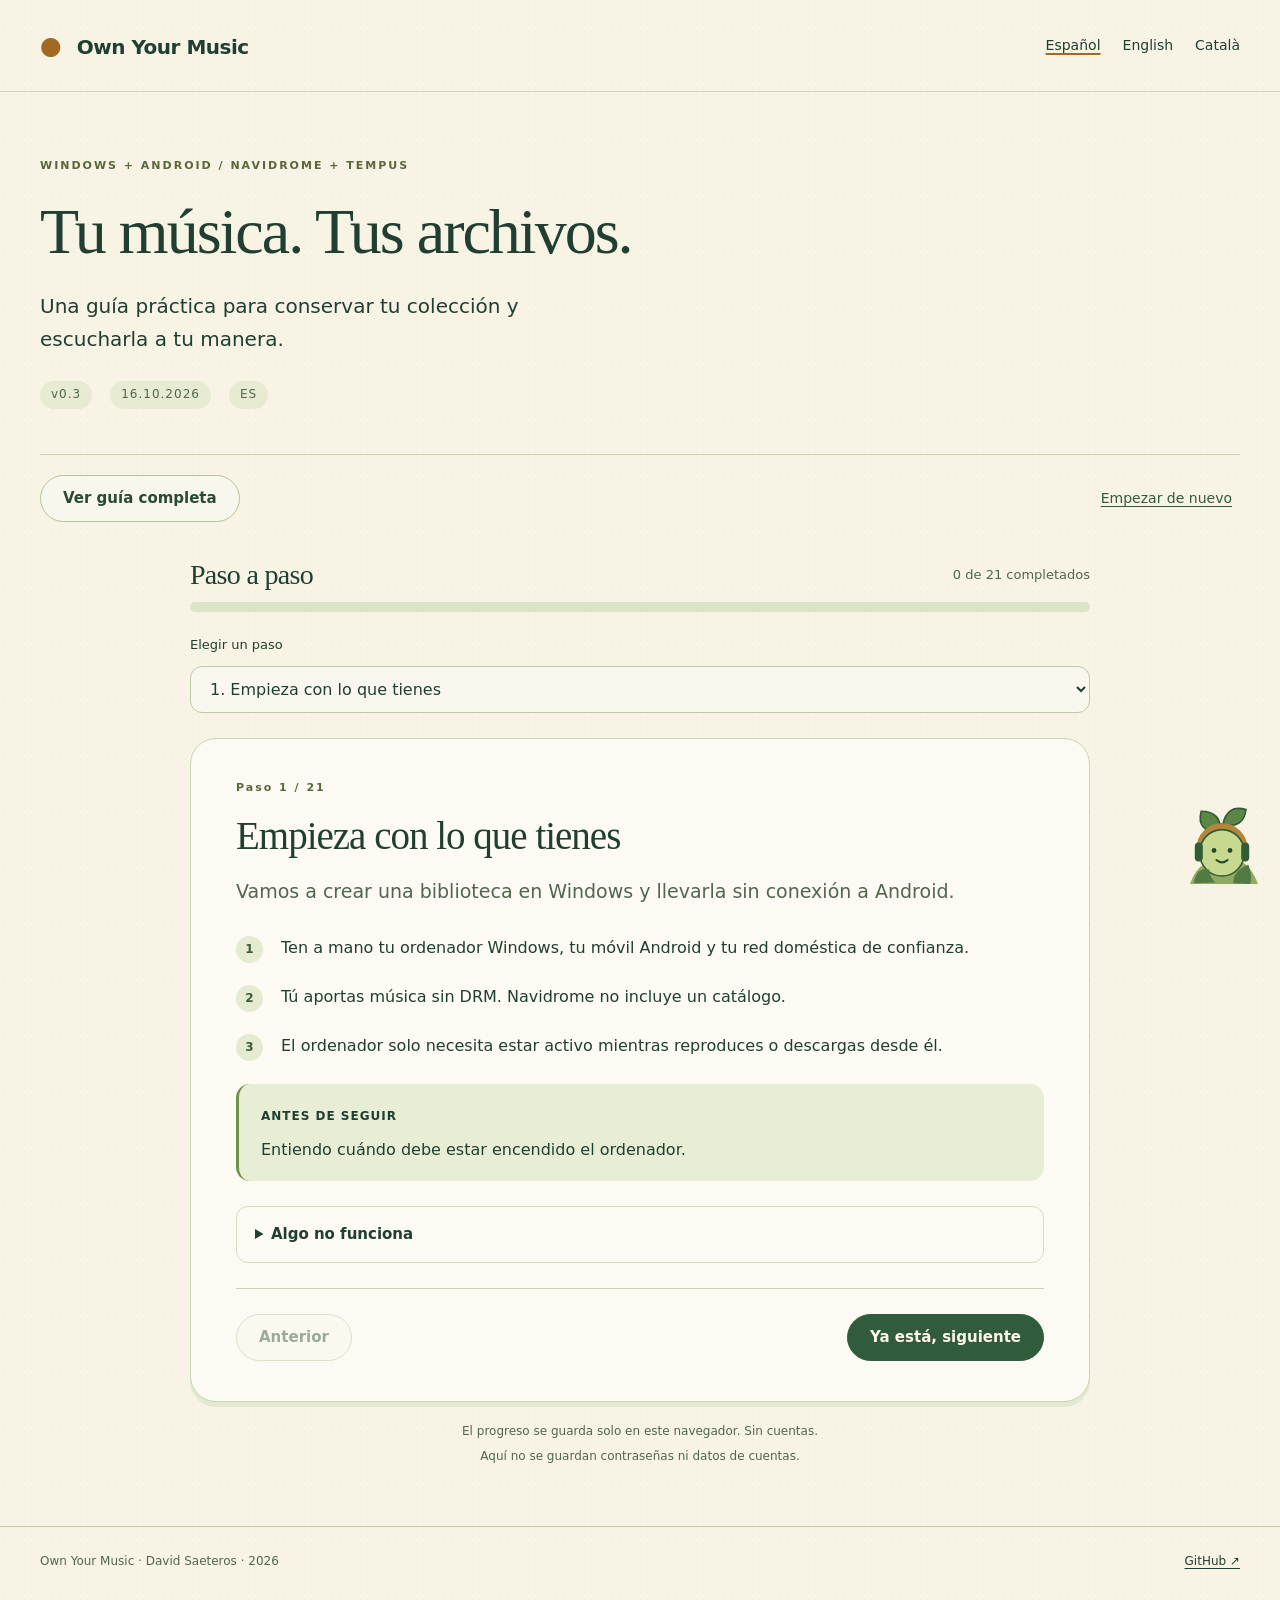
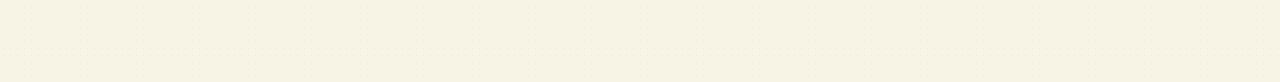
<file: es.html>
<!doctype html>
<html lang="es"><head><meta charset="utf-8"><meta name="viewport" content="width=device-width, initial-scale=1"><title>Tu música. Tus archivos. · Own Your Music</title><meta name="description" content="Una guía práctica para conservar tu colección y escucharla a tu manera."><meta name="color-scheme" content="light"><link rel="stylesheet" href="style.css"></head><body><a class="skip" href="#main">Ir a la guía</a><header><a class="brand" href="index.html"><span class="mark" aria-hidden="true">●</span> Own Your Music</a><nav aria-label="Language"><a lang="es" href="es.html" aria-current="page">Español</a><a lang="en" href="en.html" >English</a><a lang="ca" href="ca.html" >Català</a></nav></header><main id="main"><div class="guide-hero" id="top"><p class="eyebrow">WINDOWS + ANDROID / NAVIDROME + TEMPUS</p><h1>Tu música. Tus archivos.</h1><p class="intro">Una guía práctica para conservar tu colección y escucharla a tu manera.</p><div class="meta"><span>v0.3</span><span>16.10.2026</span><span>ES</span></div></div><div id="journey-root" hidden></div><div class="layout" id="complete-guide"><aside><details open><summary>Contenido</summary><ol><li><a href="#section-1">Antes de empezar</a></li><li><a href="#section-2">1. Consigue música que puedas conservar</a></li><li><a href="#section-3">2. Descarga Navidrome</a></li><li><a href="#section-4">3. Configura antes de ejecutar</a></li><li><a href="#section-5">4. Inicia y prueba en Windows</a></li><li><a href="#section-6">5. Instala Tempus en Android</a></li><li><a href="#section-7">6. Conecta solo desde tu red doméstica</a></li><li><a href="#section-8">7. Entra y escucha con Tempus</a></li><li><a href="#section-9">8. Descarga y verifica sin conexión</a></li><li><a href="#section-10">9. Listas y uso diario</a></li><li><a href="#section-11">10. Discos externos, cambios y copias</a></li><li><a href="#section-12">Problemas frecuentes</a></li><li><a href="#section-13">Por qué existe esta guía</a></li><li><a href="#section-14">Fuentes y notas del proyecto</a></li></ol></details></aside><article><section class="guide-step"><h2 id="section-1">Antes de empezar</h2>
<p>Puedes conservar tu música sin alquilar el acceso a un catálogo. Esta guía te ayuda a reunir archivos de audio, organizarlos con Navidrome en Windows y escucharlos con Tempus en Android. Tú aportas la música: estas aplicaciones no incluyen el catálogo de Spotify ni convierten sus descargas en archivos propios.</p>
<p><strong>No necesitas dejar el ordenador encendido todo el día.</strong> Debe estar activo, con Navidrome abierto, mientras reproduces desde él o descargas música al móvil. Una vez descargadas las canciones en Tempus, puedes escucharlas sin ordenador ni internet.</p>
<p>Si solo quieres música en un móvil, copiar los archivos por USB y usar un reproductor local es más sencillo. Esta guía tiene sentido si quieres una colección central y acceso desde varios dispositivos.</p>
<h3>Qué necesitas</h3>
<ul>
<li>Un ordenador Windows, un móvil Android y tu red doméstica de confianza.</li>
<li>Espacio para música en ambos dispositivos; es muy recomendable otra unidad para las copias de seguridad.</li>
<li>Al menos un álbum MP3 o FLAC sin DRM para probar. Los programas son gratuitos; la música, el almacenamiento y la electricidad pueden costar dinero.</li>
<li>Permiso para instalar programas. Si el ordenador es institucional, consulta con su administrador.</li>
</ul>
<p><strong>Alcance:</strong> Windows + Android, instalación portátil manual y acceso desde casa. Esta primera edición no configura acceso por internet.</p>
</section>
<section class="guide-step"><h2 id="section-2">1. Consigue música que puedas conservar</h2>
<p>Compra descargas sin DRM a artistas o sellos, o descarga música que ofrezcan expresamente gratis. Bandcamp también permite comprar archivos descargables, aunque sigue siendo una plataforma empresarial. Descarga los archivos reales en vez de depender únicamente de la caché de una aplicación.</p>
<p>Elige <strong>FLAC</strong> como copia maestra sin pérdida. MP3 ocupa menos y es ampliamente compatible. Una banda sonora extensa puede ocupar varios gigabytes en FLAC. WAV y AIFF suelen ocupar mucho más que FLAC para el mismo contenido de audio.</p>
<p>Extrae el ZIP del álbum y conserva juntas las canciones y la portada. Una estructura útil es artista → álbum → canciones. Haz una copia de seguridad: una sola copia en un disco externo sigue siendo una sola copia.</p>
<p class="checkpoint"><strong>Comprobación:</strong> encuentras archivos <code>.flac</code> o <code>.mp3</code> reales en el Explorador.</p>
</section>
<section class="guide-step"><h2 id="section-3">2. Descarga Navidrome</h2>
<p>En Configuración → Sistema → Acerca de, comprueba el tipo de sistema. Si tienes un procesador Intel o AMD x64, descarga el archivo estable terminado en <code>windows_amd64.zip</code> desde las <a href="https://github.com/navidrome/navidrome/releases/latest">versiones oficiales</a>. AMD64 significa x64, también para Intel. Para Windows ARM o de 32 bits, consulta las <a href="https://www.navidrome.org/docs/installation/windows/">instrucciones de Windows</a> antes de elegir.</p>
<p>Pulsa Windows + R, escribe <code>%USERPROFILE%</code> y abre tu carpeta de usuario. Crea <code>Navidrome</code>, extrae el ZIP allí y crea dos subcarpetas llamadas <code>music</code> y <code>data</code>. Separa la aplicación, la música y la base de datos. Todavía no abras el programa.</p>
<p>Activa Explorador → Ver → Mostrar → Extensiones de nombre de archivo (Windows 11), o Vista → Extensiones de nombre de archivo (Windows 10). Debes ver <code>navidrome.exe</code>.</p>
<h3>Instala FFmpeg</h3>
<p>La documentación de instalación de Navidrome pide FFmpeg para convertir formatos. Abre la <a href="https://ffmpeg.org/download.html">página oficial de FFmpeg</a>, elige Windows y sigue uno de sus enlaces a compilaciones para Windows. Extrae la descarga y localiza <code>bin\ffmpeg.exe</code>. Copia ese ejecutable a <code>Navidrome</code>; conserva los archivos adicionales si esa compilación los necesita. Si está disponible, usa una compilación estática. Conserva también la información de licencia.</p>
<p>No desactives la seguridad de Windows para ejecutar una descarga. Comprueba la procedencia y las sumas de verificación disponibles; si Windows la bloquea, investiga primero el aviso concreto.</p>
<p class="checkpoint"><strong>Comprobación:</strong> la carpeta contiene <code>navidrome.exe</code>, <code>ffmpeg.exe</code>, <code>music</code> y <code>data</code>.</p>
</section>
<section class="guide-step"><h2 id="section-4">3. Configura antes de ejecutar</h2>
<p>Abre el Bloc de notas, pega lo siguiente y guárdalo en <code>Navidrome</code> como <code>navidrome.toml</code>. En Guardar como, selecciona Todos los archivos. Comprueba que no se llama <code>navidrome.toml.txt</code>.</p>
<pre><code>MusicFolder = &#x27;./music&#x27;
DataFolder = &#x27;./data&#x27;
Address = &#x27;127.0.0.1&#x27;
Port = 4533
EnableInsightsCollector = false
Deezer.Enabled = false
LastFM.Enabled = false
ListenBrainz.Enabled = false</code></pre>
<p>Añade esta línea si has copiado FFmpeg junto a Navidrome:</p>
<pre><code>FFmpegPath = &#x27;./ffmpeg.exe&#x27;</code></pre>
<p>Así limitas inicialmente el acceso al ordenador y desactivas las estadísticas de uso y las integraciones musicales indicadas. Esto no hace privado todo Windows ni toda tu red. Consulta la <a href="https://www.navidrome.org/docs/usage/configuration/options/">referencia oficial</a> para los detalles.</p>
</section>
<section class="guide-step"><h2 id="section-5">4. Inicia y prueba en Windows</h2>
<p>Abre la carpeta Navidrome en el Explorador. Pulsa la barra de direcciones, escribe <code>powershell</code> y pulsa Intro. Usa una ventana normal, sin permisos de administrador.</p>
<pre><code>.\navidrome.exe --configfile .\navidrome.toml</code></pre>
<p>Deja la ventana abierta. Si aparece una solicitud del cortafuegos, cancélala en esta fase local. Abre <code>http://127.0.0.1:4533</code> en el navegador del ordenador y crea la primera cuenta de administrador con una contraseña única. Guárdala de forma privada en tu gestor de contraseñas.</p>
<p>Copia un álbum extraído a <code>music</code>. Ejecuta el escaneo desde Navidrome y abre Álbumes o Canciones para reproducir una pista. Es normal que la biblioteca esté vacía antes de añadir música.</p>
<p class="checkpoint"><strong>Comprobación:</strong> una canción suena en Windows. Si no, consulta la sección de problemas antes de seguir.</p>
</section>
<section class="guide-step"><h2 id="section-6">5. Instala Tempus en Android</h2>
<p>En el móvil, descarga F-Droid desde <a href="https://f-droid.org/">f-droid.org</a>. Abre el APK. Si Android lo pide, permite temporalmente que tu navegador instale aplicaciones de ese origen; desactiva ese permiso del navegador al terminar.</p>
<p>Abre F-Droid, espera a que actualice el catálogo y busca <strong>Tempus, de eddyizm</strong>. Compáralo con su <a href="https://f-droid.org/en/packages/com.eddyizm.degoogled.tempus/">ficha en F-Droid</a>. Instala Tempus y permite a F-Droid instalar aplicaciones cuando Android lo solicite. Abre Tempus y detente en Añadir servidor.</p>
<p>Tempus es un cliente independiente para tu servidor. No necesita una cuenta de Spotify. La versión de F-Droid omite Android Auto y Chromecast, que dependen de bibliotecas de Google; consulta el proyecto si necesitas esas funciones.</p>
</section>
<section class="guide-step"><h2 id="section-7">6. Conecta solo desde tu red doméstica</h2>
<p>Usa tu red doméstica de confianza, no la universidad, el trabajo, una red pública ni la de invitados. El ordenador puede usar Ethernet y el móvil Wi-Fi del mismo router. No cambies el reenvío de puertos del router. Este procedimiento utiliza HTTP sin cifrado de transporte, por lo que no es adecuado para redes no fiables ni para exponer el servidor a internet.</p>
<p>En la configuración de red de Windows, marca <strong>solo esta conexión doméstica de confianza</strong> como Privada. En otra ventana de PowerShell, ejecuta:</p>
<pre><code>ipconfig</code></pre>
<p>Busca Dirección IPv4 en el adaptador Wi-Fi o Ethernet activo. Ignora adaptadores desconectados o de VPN. <strong>192.168.1.100 es un ejemplo</strong>: sustituye todas sus apariciones por tu dirección real. Una dirección local no es una contraseña, pero no necesitas publicarla.</p>
<p>Detén Navidrome con Ctrl + C. Edita <code>navidrome.toml</code> y sustituye la línea Address:</p>
<pre><code>Address = &#x27;192.168.1.100&#x27;</code></pre>
<p>Abre otra ventana de PowerShell <strong>como administrador</strong> y ejecuta esta regla tras sustituir la dirección de ejemplo. Permite conexiones entrantes al puerto TCP 4533 solo en el perfil Privado, desde la subred local y hacia esa dirección.</p>
<pre><code>New-NetFirewallRule -DisplayName &quot;Navidrome - Home&quot; -Direction Inbound -Action Allow -Protocol TCP -LocalPort 4533 -LocalAddress 192.168.1.100 -RemoteAddress LocalSubnet -Profile Private</code></pre>
<p>Cierra la ventana de administrador. Reinicia Navidrome con el comando del paso 4 desde su carpeta en PowerShell normal. En el navegador del móvil, abre <code>http://192.168.1.100:4533</code>, con tu dirección real. Usa esa dirección también en Windows: con esta configuración, la dirección local anterior ya no responderá.</p>
<p class="checkpoint"><strong>Comprobación:</strong> el móvil muestra la página de acceso. Mantén el cortafuegos activado. Si falla, consulta los problemas antes de abrir el acceso a todas las redes.</p>
</section>
<section class="guide-step"><h2 id="section-8">7. Entra y escucha con Tempus</h2>
<p>Para escuchar a diario, utiliza un <strong>usuario de Navidrome sin permisos de administrador</strong>. Entra como administrador desde Windows, abre la gestión de usuarios y créalo. Reserva la cuenta de administrador para el mantenimiento.</p>
<p>En Tempus → Añadir servidor, introduce el nombre que prefieras, la URL del servidor (por ejemplo <code>http://192.168.1.100:4533</code>) y las credenciales del usuario de escucha. Si pide un tipo de servidor, elige Navidrome o Subsonic/OpenSubsonic. No necesitas una cuenta en la nube. Deja desconectados los servicios opcionales de registro de escuchas, salvo que quieras usarlos.</p>
<p>Abre un álbum y reproduce una canción. Para reproducir desde el servidor, el ordenador debe seguir activo y ejecutando Navidrome.</p>
<p class="checkpoint"><strong>Comprobación:</strong> Tempus reproduce una canción mientras está conectado a la Wi-Fi de casa.</p>
</section>
<section class="guide-step"><h2 id="section-9">8. Descarga y verifica sin conexión</h2>
<p>Abre el menú de un álbum o una lista en Tempus y elige Descargar. Espera a que terminen todas las canciones: una pista que solo hayas reproducido puede estar únicamente en caché. Comprueba el espacio libre. Los FLAC pueden ser grandes; para descargar versiones convertidas más pequeñas hacen falta FFmpeg y los ajustes adecuados del servidor y del cliente. Prueba una canción antes de cambiar toda la colección.</p>
<p>Activa el modo avión y desactiva también la Wi-Fi. Entra en Descargas o en la vista sin conexión de Tempus, busca el álbum navegando y reproduce varias pistas que no acabes de escuchar. Comprueba el principio, la mitad y el final si es largo.</p>
<p class="checkpoint"><strong>Comprobación:</strong> esas canciones suenan sin conexión. Ya puedes detener Navidrome y apagar el ordenador. Borrar los datos de Tempus o desinstalarlo puede eliminar las descargas.</p>
<p>Si la búsqueda no funciona sin conexión, navega directamente por los álbumes descargados. El funcionamiento de la búsqueda sin conexión puede variar según la versión de la aplicación.</p>
</section>
<section class="guide-step"><h2 id="section-10">9. Listas y uso diario</h2>
<p>Con conexión al servidor, usa el menú de una canción → Añadir a lista → Nueva lista, o edita una lista en Navidrome. Crear una lista no descarga las canciones. Descárgala por separado y comprueba que puedes abrirla sin conexión; editar listas del servidor suele requerir conexión.</p>
<p>Para escuchar descargas, basta con abrir Tempus. F-Droid no necesita seguir abierto; consérvalo para actualizar. Para reproducir desde el servidor, añadir descargas o modificar listas, inicia Navidrome y conecta desde casa.</p>
<p>Para detener Navidrome, pulsa Ctrl + C en su ventana y ciérrala. Para volver a iniciarlo, abre PowerShell en su carpeta y ejecuta el comando del paso 4. Esta instalación manual no arranca automáticamente con Windows.</p>
</section>
<section class="guide-step"><h2 id="section-11">10. Discos externos, cambios y copias</h2>
<p>Puedes guardar la música en un disco externo y mantener Navidrome y <code>data</code> en el ordenador. <strong>Primero copia</strong>, comprueba los archivos, detén Navidrome y cambia MusicFolder por la ruta real, por ejemplo:</p>
<pre><code>MusicFolder = &#x27;E:\Music&#x27;</code></pre>
<p>Reinicia y escanea. El disco debe estar conectado mientras reproduces o descargas desde él. Si falta el disco, no purgues las canciones ausentes. Las letras de unidad pueden cambiar: si hace falta, asigna una letra disponible estable con Administración de discos, sin formatear.</p>
<p>Después de mover pistas dentro de la biblioteca configurada, escanea de nuevo. Navidrome intenta reconocer los archivos movidos. Borrarlos o sacarlos de la biblioteca puede dejar entradas ausentes. Las descargas del móvil son independientes: no presupongas que actualizar el servidor las elimina. Borra expresamente las copias sin conexión que no quieras; los ajustes de sincronización de listas pueden modificar este comportamiento.</p>
<p>Haz copias de la música, la configuración y la base de datos. En esta instalación manual, detén Navidrome antes de copiar toda la carpeta <code>data</code> y <code>navidrome.toml</code> a otro dispositivo. Protege esa copia: contiene información de las cuentas. Las descargas del móvil no sustituyen una copia completa del servidor. Haz una copia antes de actualizar Navidrome y revisa las notas de la versión.</p>
</section>
<section class="guide-step"><h2 id="section-12">Problemas frecuentes</h2>
<h3>No se abre o el servidor se detiene</h3>
<p>Lee el último error de PowerShell. Ejecuta desde la carpeta correcta. Si falta FFmpeg, revisa <code>FFmpegPath</code> y el ejecutable. Si el puerto 4533 está ocupado, comprueba si ya hay otra ventana de Navidrome antes de cambiarlo.</p>
<h3>La dirección deja de funcionar tras reiniciar</h3>
<p>Ejecuta otra vez <code>ipconfig</code>. El router puede haber asignado otra dirección. Una reserva DHCP en tu router puede mantenerla estable; consulta su manual. Si cambia, actualiza Address, la dirección local de la regla del cortafuegos y la URL en Tempus. Para sustituir nuestra regla, elimínala en PowerShell como administrador con este comando y vuelve a crearla según el paso 6 con la nueva dirección.</p>
<pre><code>Remove-NetFirewallRule -DisplayName &#x27;Navidrome - Home&#x27;</code></pre>
<p>Si estás fuera de casa, esa dirección doméstica puede no existir en la conexión actual. Usa las descargas del móvil. Para escuchar solo en el ordenador, detén Navidrome, vuelve a poner Address en <code>127.0.0.1</code>, reinicia y usa esa dirección local.</p>
<h3>El móvil no conecta</h3>
<p>Comprueba la red doméstica principal en ambos dispositivos, el perfil Privado de Windows, que Navidrome esté activo y la dirección actual. La red de invitados puede aislar dispositivos. Revisa la regla limitada del cortafuegos; no lo desactives ni abras puertos en el router. Una VPN puede afectar la conexión.</p>
<h3>Falta un álbum o no suena una canción</h3>
<p>Extrae los ZIP, comprueba MusicFolder y los permisos, escanea y revisa los registros. Mira las etiquetas si el álbum aparece bajo otro artista. Comprueba FFmpeg si falla la conversión. Tras varios accesos fallidos, espera antes de reintentar; no desactives el límite de intentos.</p>
<h3>Las descargas suenan pero la búsqueda falla</h3>
<p>Navega directamente por Descargas y comprueba que el álbum esté completo. Una búsqueda fallida sin conexión no significa que falte el audio. Conecta al servidor para las funciones que lo necesiten.</p>
</section>
<section class="guide-step"><h2 id="section-13">Por qué existe esta guía</h2>
<p>Este proyecto nació de la lectura de <strong>Technofeudalism: What Killed Capitalism</strong>, de <strong>Yanis Varoufakis</strong>, publicado en castellano como <strong>Tecnofeudalismo</strong>. Su crítica al poder de las plataformas digitales nos llevó a una pregunta práctica: ¿cómo podemos depender menos, en la vida cotidiana, de servicios que nos alquilan el acceso?</p>
<p>Aquí empezamos por la música: conservar los archivos, apoyar a quienes la crean, usar herramientas que podamos cambiar y compartir lo aprendido. Es un pequeño experimento de autonomía digital, no la afirmación de que cambiar de reproductor resuelva un sistema político.</p>
<p>Nuestra orientación solarpunk es esperanzadora y práctica: aprovechar los dispositivos que ya tenemos, conservar una colección sin conexión, apoyar a artistas independientes y compartir conocimiento útil en varios idiomas. Puedes participar sin estar de acuerdo con todos los argumentos del libro.</p>
<p><strong>¿Te interesan las ideas que inspiraron la guía? Pide el libro de Varoufakis en tu librería independiente más cercana o búscalo en tu biblioteca. Si no lo tienen, pregunta si pueden encargarlo o tramitar un préstamo.</strong></p>
<p>La lectura puede ser un punto de partida. Construir y compartir alternativas es algo que podemos hacer en común.</p>
</section>
<section class="guide-step"><h2 id="section-14">Fuentes y notas del proyecto</h2>
<p>Esta es una guía comunitaria independiente, no una publicación oficial de Navidrome, Tempus, Bandcamp ni Spotify. No distribuye música. Los nombres de los botones pueden variar según idioma y versión.</p>
<p>El sitio no añade analítica, publicidad, fuentes remotas ni scripts externos. El alojamiento y los sitios enlazados tienen sus propias prácticas de datos. Conserva junta la carpeta del sitio descargado para leerlo sin conexión. Los tres idiomas cubren el mismo procedimiento; comunica correcciones en el repositorio.</p>
<p>Referencias oficiales: <a href="https://www.navidrome.org/docs/installation/">instalación de Navidrome</a>, <a href="https://www.navidrome.org/docs/getting-started/">primer uso</a>, <a href="https://www.navidrome.org/docs/usage/configuration/options/">configuración</a>, <a href="https://www.navidrome.org/docs/usage/admin/security/">seguridad</a>, <a href="https://www.navidrome.org/docs/usage/library/missing-files/">archivos ausentes</a>, <a href="https://ffmpeg.org/download.html">FFmpeg</a>, <a href="https://github.com/eddyizm/tempus">Tempus</a>, <a href="https://eddyizm.github.io/tempus/USAGE.html">uso de Tempus</a>, <a href="https://f-droid.org/en/packages/com.eddyizm.degoogled.tempus/">F-Droid</a>, <a href="https://learn.microsoft.com/en-us/powershell/module/netsecurity/new-netfirewallrule">reglas del cortafuegos</a> y <a href="https://get.bandcamp.help/en/articles/15263234-in-which-formats-can-i-download-my-purchases">formatos de Bandcamp</a>.</p>
<p>Última actualización: 16 de octubre de 2026. Los nombres de los botones pueden variar según la versión de las aplicaciones.</p>
</section><a class="toplink" href="#top">↑ Volver arriba</a></article></div></main><footer><span>Own Your Music · David Saeteros · 2026</span><a href="https://github.com/David-Saeteros/own-your-music">GitHub ↗</a></footer><script src="guide-data.js" defer></script><script src="app.js" defer></script></body></html>
</file>
<file: style.css>
:root{--paper:#f6f3eb;--ink:#202b27;--muted:#59645e;--line:#d5d7cb;--accent:#a83c20;--light:#e9edde;--code:#e9e9e0}*{box-sizing:border-box}html{scroll-behavior:smooth;scroll-padding-top:2rem}body{margin:0;background:var(--paper);color:var(--ink);font-family:system-ui,-apple-system,"Segoe UI",sans-serif;line-height:1.65}a{color:var(--accent);text-underline-offset:3px}a:hover{text-decoration-thickness:2px}a:focus-visible,summary:focus-visible{outline:3px solid var(--accent);outline-offset:5px}header{max-width:1280px;margin:auto;padding:25px 40px;display:flex;justify-content:space-between;align-items:center;gap:24px;border-bottom:1px solid var(--line)}.brand{font-weight:750;font-size:20px;text-decoration:none;color:var(--ink);letter-spacing:-.6px;white-space:nowrap}.mark{color:var(--accent);padding-right:9px}nav{display:flex;gap:22px;font-size:14px}nav a{color:var(--ink);text-decoration:none}nav a[aria-current]{text-decoration:underline;text-decoration-color:var(--accent);text-decoration-thickness:2px}main{max-width:1200px;margin:auto}.landing{display:grid;grid-template-columns:1.15fr 1fr;gap:70px;align-items:center;padding:80px 0 70px}.eyebrow,.num{font:700 11px/1.6 system-ui,sans-serif;letter-spacing:1.6px}.eyebrow{color:var(--accent);margin:0 0 24px}h1{font-size:clamp(42px,5.5vw,76px);line-height:1.04;letter-spacing:-3.5px;margin:0 0 25px;font-weight:750}h2{line-height:1.25;letter-spacing:-.7px}.intro{font-size:20px;line-height:1.65;max-width:580px}.quiet{color:var(--muted);font-size:14px}.button{background:var(--ink);color:white;padding:13px 22px;display:inline-flex;gap:28px;text-decoration:none;margin-top:20px;border-radius:3px;font-weight:650}.record-art{background:var(--light);padding:35px 35px 17px;transform:rotate(3deg)}.record{aspect-ratio:1;border-radius:50%;background:repeating-radial-gradient(circle,#242b28 0px,#242b28 3px,#343c36 4px,#242b28 5px);display:grid;place-items:center;box-shadow:4px 10px 15px #202b2730}.label{background:#bd4c2a;color:#fff4d8;border-radius:50%;width:39%;aspect-ratio:1;display:flex;flex-direction:column;align-items:center;justify-content:center;font-size:clamp(10px,1.15vw,15px);font-weight:800;line-height:1.4;text-align:center;letter-spacing:1px}.label span{font-size:.75em}.label i{display:block;border-radius:50%;width:10px;height:10px;background:var(--paper);margin-top:10px}.record-art>p{font-size:10px;letter-spacing:2px;margin:17px 0 0}.languages{padding:40px 0;border-top:1px solid var(--line)}.cards,.principles{display:grid;grid-template-columns:repeat(3,1fr);gap:24px}.card{border:1px solid var(--line);padding:28px;text-decoration:none;color:var(--ink);transition:background .15s}.card:hover{background:var(--light)}.card h2{font-size:27px;display:flex;justify-content:space-between}.card h2 span{color:var(--accent)}.card p{font-size:15px;color:var(--muted)}.num{color:var(--accent)}.principles{border-top:1px solid var(--line);padding:40px 0}.principles h2{font-size:23px}.principles p{color:var(--muted);font-size:15px;max-width:310px}.note{padding:30px 35px;background:var(--light);margin:10px 0 65px}.note>strong{font-size:23px}.note p{max-width:870px}.guide-hero{padding:65px 0 45px;max-width:920px}.guide-hero h1{font-size:clamp(42px,5vw,65px)}.meta{display:flex;gap:18px;color:var(--muted);font-size:12px;letter-spacing:1px;margin-top:25px}.layout{display:grid;grid-template-columns:255px minmax(0,760px);gap:65px;align-items:start;border-top:1px solid var(--line);padding:35px 0 70px}aside{position:sticky;top:25px;font-size:13px}summary{font-weight:700;cursor:pointer}aside ol{list-style:none;padding:0;margin:16px 0}aside li{margin:0 0 11px}aside a{color:var(--muted);text-decoration:none;display:block}aside a:hover{color:var(--accent)}article{min-width:0;font-size:17px}article h2{font-size:29px;margin:55px 0 20px;padding-top:25px;border-top:1px solid var(--line)}article h2:first-child{margin-top:0;padding-top:0;border:0}article h3{font-size:20px;margin-top:28px}article p{margin:0 0 20px}article ul{padding-left:23px;margin:0 0 22px}article li{margin:8px 0}code{font-family:ui-monospace,"Cascadia Code",Consolas,monospace;background:var(--code);padding:2px 5px;border-radius:3px;font-size:.88em;overflow-wrap:anywhere}pre{background:var(--ink);color:#f2f4e9;padding:22px;overflow-x:auto;border-radius:4px;margin:22px 0 26px}pre code{background:none;color:inherit;padding:0;font-size:13px;line-height:1.8;overflow-wrap:normal}.toplink{display:inline-block;margin-top:30px}footer{max-width:1280px;margin:auto;padding:25px 40px;border-top:1px solid var(--line);display:flex;justify-content:space-between;gap:20px;font-size:12px;color:var(--muted)}footer a{color:var(--ink)}.skip{position:absolute;top:-80px;left:15px;background:var(--ink);color:white;padding:12px;z-index:10}.skip:focus{top:10px}@media(max-width:1280px){main{margin:0 40px}}@media(max-width:850px){.landing{gap:30px;padding-top:55px}h1{letter-spacing:-2px}.layout{grid-template-columns:195px minmax(0,1fr);gap:30px}.cards{gap:12px}.card{padding:20px}}@media(max-width:650px){header{padding:18px 20px;flex-wrap:wrap;gap:12px}nav{gap:20px}main{margin:0 20px}.landing{grid-template-columns:1fr;padding:45px 0;gap:35px}.landing h1{font-size:49px}.intro{font-size:18px}.record-art{max-width:310px;width:90%;margin:auto}.label{font-size:12px}.cards,.principles{grid-template-columns:1fr}.card{padding:22px}.card h2{margin:12px 0}.principles{gap:20px}.principles h2{margin:10px 0}.principles p{max-width:none}.layout{display:block;padding-top:20px}aside{position:static;margin-bottom:35px;background:var(--light);padding:18px}aside ol{columns:2;column-gap:24px}aside li{break-inside:avoid}.guide-hero{padding:40px 0 30px}.guide-hero h1{font-size:46px;letter-spacing:-2px}article{font-size:16px}article h2{font-size:25px}.note{padding:24px}footer{padding:22px 20px;flex-wrap:wrap}.eyebrow{font-size:10px}pre{padding:16px}}
@media(prefers-reduced-motion:reduce){html{scroll-behavior:auto}.card{transition:none}}@media print{header,aside,footer,.toplink,.record-art,.button{display:none}body{background:white;color:black}main{margin:0;max-width:none}.layout{display:block}.guide-hero{padding:10px 0}.guide-hero h1{font-size:35px}article{font-size:11pt}article h2{break-after:avoid;font-size:19pt;margin-top:25px}pre{white-space:pre-wrap;overflow-wrap:anywhere;background:#eee;color:black}a{color:black}.cards,.principles{display:block}h1{font-size:35px}p,li{orphans:3;widows:3}}

/* Solarpunk edition: warm paper, botanical greens, sunlight, and an editorial voice. */
:root{--paper:#f7f3e5;--ink:#203f31;--muted:#52664f;--line:#cbd3b5;--accent:#385e37;--light:#e8edcf;--code:#e8eadc}
body{background-color:var(--paper);background-image:radial-gradient(#64734712 .65px,transparent .65px);background-size:7px 7px}header{padding-top:25px;padding-bottom:25px}.brand{letter-spacing:-.5px}.mark{color:#a26923;font-size:25px}nav a[aria-current]{text-decoration-color:#a26923}.landing{gap:45px;padding:65px 0 60px;grid-template-columns:1.15fr 1fr}.landing h1{font-family:Georgia,"Times New Roman",serif;font-weight:400;line-height:1.06;font-size:clamp(48px,5.2vw,73px);letter-spacing:-3px}.landing h1 em{color:#5a713c}.landing .intro{font-size:19px;max-width:530px}.eyebrow{color:#586839;letter-spacing:2px}.button{border-radius:30px;background:#315b3d;box-shadow:0 4px 0 #b7c49a}.button:hover{background:#24492e}.garden-art{margin:0;align-self:center}.garden-art img{width:100%;height:auto;display:block;border:1px solid #c7d2b0;border-radius:28px 28px 8px 8px}.garden-art figcaption{font-size:9px;letter-spacing:1.5px;text-align:center;color:#5b6d4d;margin-top:13px}.cards{gap:20px}.card{background:#fbf8ee;border-radius:20px 20px 6px 6px;border-color:#c6d0b0;box-shadow:0 4px 0 #dde3c9}.card:nth-child(2){background:#edf0d9}.card:nth-child(3){background:#f3e9cd}.card:hover{background:#e3eccd}.card h2{font-family:Georgia,"Times New Roman",serif;font-weight:400;font-size:31px}.num{color:#617039}.principles h2{font-family:Georgia,"Times New Roman",serif;font-weight:400;font-size:28px}.note{border:1px solid #c9d3ad;border-radius:20px;background:#e8edcf}.note>strong{font-family:Georgia,"Times New Roman",serif;font-weight:400;font-size:29px}.inspiration{display:grid;grid-template-columns:.8fr 1.2fr;gap:55px;margin:15px 0 55px;padding:38px;background:#eef0dc;border:1px solid #c4ceaa;border-radius:26px;align-items:center}.inspiration-copy h2{font-family:Georgia,"Times New Roman",serif;font-weight:400;font-size:43px;letter-spacing:-1px;line-height:1.12;margin:0 0 24px}.inspiration-copy>p{font-size:16px}.inspiration-copy .quiet{font-size:12px}.reading-art{background:repeating-linear-gradient(90deg,#e0e8c6 0px,#e0e8c6 1px,transparent 1px,transparent 35px),#e7edcf;border-radius:100px 100px 12px 12px;min-height:420px;padding:35px 25px 25px;display:flex;flex-direction:column;align-items:center;justify-content:center;gap:23px}.reading-kicker,.reading-bottom{font-size:9px;font-weight:650;letter-spacing:2px;text-align:center;color:#576a40}.reading-book{width:215px;min-height:290px;background:#274d36;color:#f5edc9;padding:25px 22px;border-left:9px solid #193c28;box-shadow:9px 8px 0 #c5c9a4;transform:rotate(-6deg);display:flex;flex-direction:column;gap:12px;border-radius:2px 6px 6px 2px}.reading-book>span:first-child{font:14px/1.25 system-ui,sans-serif;letter-spacing:1px}.reading-book strong{font:34px/1.1 Georgia,serif;letter-spacing:-1px}.reading-book small{font:italic 17px/1.3 Georgia,serif}.book-sprout{color:#dfb64e;align-self:flex-end;font-size:34px;line-height:1}.library-callout{background:#e0e7c5;padding:18px 20px;border-left:3px solid #a17b2f;border-radius:0 12px 12px 0}.text-link{font-size:14px;font-weight:700}.guide-hero{position:relative;padding-top:65px}.guide-hero h1{font-family:Georgia,"Times New Roman",serif;font-weight:400;letter-spacing:-2px}.meta span{background:#e6ebd2;padding:4px 11px;border-radius:15px}.layout{grid-template-columns:235px minmax(0,820px);gap:40px}.guide-step{background:#fcfaf3;border:1px solid #d3dac0;border-radius:22px;padding:30px 34px;margin:0 0 25px;box-shadow:0 3px 0 #e5e9d4}.guide-step h2,.guide-step h2:first-child{font-family:Georgia,"Times New Roman",serif;font-weight:400;font-size:31px;letter-spacing:-.8px;border:0;padding:0;margin:0 0 24px}.guide-step h3{color:#3d603c}.guide-step p:last-child{margin-bottom:0}.guide-step .checkpoint{background:#e8efd8;border-left:3px solid #72904b;padding:16px 18px;border-radius:0 10px 10px 0;margin:23px 0 0}.guide-step:has(#section-13){background:#e8edcf;border-color:#bfcda3}.guide-step:has(#section-13) p:last-child{font-family:Georgia,serif;font-size:21px;font-style:italic}.guide-step:has(#section-14){font-size:14px}.guide-step:has(#section-14) h2{font-size:27px}aside{border-left:2px solid #c5d0ab;padding-left:18px}aside a:hover{color:#294f32}pre{background:#233f30;border:1px solid #36513d}.toplink{border-radius:30px;padding:10px 20px;background:#e3e9cd}footer{border-color:#c1cba9}
@media(max-width:900px){.inspiration{gap:28px;padding:26px}.reading-book{width:180px;padding:22px 16px}.reading-book strong{font-size:29px}.inspiration-copy h2{font-size:36px}.layout{grid-template-columns:190px minmax(0,1fr);gap:24px}.guide-step{padding:25px}.landing h1{font-size:56px}}
@media(max-width:650px){.landing{grid-template-columns:1fr;padding-top:40px;gap:35px}.landing h1{font-size:53px;letter-spacing:-2px}.garden-art{max-width:370px;margin:auto}.inspiration{grid-template-columns:1fr;padding:22px;gap:28px;border-radius:20px}.reading-art{min-height:320px;max-width:100%;padding:28px}.reading-book{min-height:245px;width:180px}.inspiration-copy h2{font-size:37px}.layout{display:block}.guide-step{padding:23px 20px;border-radius:18px;margin-bottom:22px}.guide-step h2,.guide-step h2:first-child{font-size:27px}.guide-hero h1{font-size:46px}.guide-hero{padding-top:40px}.card{border-radius:20px 20px 6px 6px}aside{border-left:0;border-radius:15px;padding:18px}.note>strong{font-size:26px}.garden-art figcaption{font-size:8px}}
@media print{body{background:white}.garden-art,.reading-art{display:none}.inspiration{display:block;padding:15px;border:1px solid #aaa}.guide-step{box-shadow:none;padding:15px;border:1px solid #ccc;background:white}.guide-step h2,.guide-step h2:first-child{font-size:19pt}.guide-step:has(#section-13){background:white}.landing h1{font-size:35px}.inspiration-copy h2{font-size:25px}pre{background:#eee;color:black}.toplink{display:none}}
/* Guided journey. The complete guide remains the no-JavaScript fallback. */
[hidden]{display:none!important}.guide-tools{display:flex;gap:15px;align-items:center;justify-content:space-between;border-top:1px solid var(--line);padding:20px 0;margin-bottom:15px}.journey-button,.copy-button,.text-button{font:inherit;cursor:pointer}.journey-button{border:1px solid #315b3d;border-radius:28px;background:#315b3d;color:#fff9e8;padding:12px 22px;font-size:15px;font-weight:650;line-height:1.4}.journey-button:hover{background:#24492e}.journey-button.secondary{background:#f8f7ed;color:#294b33;border-color:#b6c49c}.journey-button:disabled{opacity:.45;cursor:not-allowed}.text-button{border:0;background:transparent;text-decoration:underline;text-underline-offset:3px;color:#315b3d;padding:8px;font-size:14px}.journey-button:focus-visible,.copy-button:focus-visible,.text-button:focus-visible,input:focus-visible,select:focus-visible,.brot-button:focus-visible{outline:3px solid #a56e25;outline-offset:4px}#journey-root{max-width:900px;margin:0 auto 60px;scroll-margin-top:25px}.journey-header{display:grid;grid-template-columns:1fr auto;align-items:center;gap:10px 20px;margin-bottom:25px}.journey-header h2{font-family:Georgia,serif;font-weight:400;font-size:28px;margin:0}.progress-text{font-size:13px;margin:0;color:var(--muted)}progress{width:100%;grid-column:1/-1;height:10px;border:0;border-radius:20px;overflow:hidden;background:#dce4c6;accent-color:#527741}progress::-webkit-progress-bar{background:#dce4c6}progress::-webkit-progress-value{background:#527741;border-radius:20px}progress::-moz-progress-bar{background:#527741}.step-picker-label{font-size:13px;grid-column:1/-1;margin-top:12px}#step-picker{grid-column:1/-1;width:100%;padding:12px 15px;border:1px solid #bdcba8;border-radius:12px;background:#faf8ee;color:var(--ink);font:inherit}.journey-card{background:#fcfaf2;border:1px solid #cbd6b6;border-radius:26px;box-shadow:0 5px 0 #e2e8d1;padding:40px 45px}.journey-card h2{font:400 39px/1.13 Georgia,serif;letter-spacing:-1px;margin:0 0 18px}.journey-card .eyebrow{margin-bottom:18px}.step-intro{font-size:19px;color:#52664f;margin:0 0 26px}.action-list{list-style:none;counter-reset:actions;padding:0;margin:0 0 25px}.action-list li{counter-increment:actions;position:relative;padding-left:45px;margin-bottom:22px;line-height:1.7;overflow-wrap:anywhere}.action-list li::before{content:counter(actions);position:absolute;left:0;top:2px;width:27px;height:27px;border-radius:50%;display:grid;place-items:center;background:#e5ebd0;color:#3c5c39;font-size:12px;font-weight:750}.step-check{background:#e8eed5;padding:18px 22px;border-radius:14px;border-left:3px solid #709148;margin-top:25px}.step-check strong{font-size:12px;text-transform:uppercase;letter-spacing:1px}.step-check p{margin:8px 0 0;font-size:16px}.step-help{margin:25px 0;border:1px solid #d5ddc4;border-radius:12px;padding:15px 18px}.step-help summary{font-size:15px}.step-help p{font-size:15px;margin:15px 0 5px}.step-controls{display:flex;justify-content:space-between;gap:15px;border-top:1px solid var(--line);padding-top:25px}.local-note{text-align:center;font-size:12px;color:var(--muted);margin:20px 0 0}.local-note+.local-note{margin-top:5px}.command-block{position:relative;margin-bottom:22px}.command-block pre{margin-bottom:8px;padding-top:25px}.copy-button{background:#e4ebcd;color:#24482f;border:1px solid #acbe93;border-radius:20px;padding:6px 16px;font-size:13px}.copy-feedback{font-size:12px;margin-left:12px}.resource-link{display:inline-block;margin:0 16px 16px 0;font-weight:650}.ip-form{display:flex;flex-wrap:wrap;gap:12px;align-items:center;padding:22px;background:#eef0df;border-radius:15px}.ip-form label{width:100%;font-size:15px;font-weight:650}.ip-form input{flex:1;min-width:170px;border:1px solid #aebd96;border-radius:10px;padding:13px;font:16px ui-monospace,monospace;background:#fffdf5;color:var(--ink)}.ip-form input[aria-invalid=true]{border:2px solid #a63b2c}.ip-feedback{width:100%;margin:0;font-size:13px}.ip-warning{background:#f4e6c7;padding:20px;border-radius:15px}.ip-warning p{margin:0 0 10px}.brot-companion{position:fixed;right:18px;bottom:12px;z-index:30;display:flex;flex-direction:column;align-items:flex-end;max-width:calc(100vw - 32px)}.brot-button{background:transparent;border:0;padding:0;cursor:pointer;width:80px;height:88px;border-radius:50%;transition:transform .18s}.brot-button img{width:100%;height:auto;display:block}.brot-button:hover{transform:translateY(-4px) rotate(-4deg)}.brot-bubble{width:310px;max-width:100%;background:#faf7e8;border:1px solid #9eb283;border-radius:20px 20px 4px 20px;padding:22px;box-shadow:0 8px 30px #203f3126;margin-bottom:5px}.brot-bubble h2{font:400 24px/1.2 Georgia,serif;margin:0 0 15px}.brot-bubble p{font-size:15px;margin:0 0 20px}.brot-bubble .journey-button{font-size:13px;padding:9px 14px}.brot-bubble .text-button{font-size:12px}footer{padding-bottom:110px}
@media(max-width:650px){.guide-tools{gap:10px;align-items:flex-start}.guide-tools .journey-button{font-size:13px;padding:10px 15px}.guide-tools .text-button{font-size:12px}.journey-card{padding:26px 21px;border-radius:20px}.journey-card h2{font-size:31px}.step-intro{font-size:17px}.action-list li{font-size:16px;padding-left:38px}.journey-header h2{font-size:24px}.journey-header{gap:10px}.progress-text{font-size:11px}.step-controls .journey-button{font-size:13px;padding:11px 16px}.step-controls{gap:12px}.step-check{padding:16px}.brot-companion{right:10px;bottom:8px}.brot-button{width:64px;height:71px}.brot-bubble{width:295px;padding:20px}.local-note{font-size:11px}#journey-root{margin-bottom:90px}.ip-form{padding:16px}.ip-form .journey-button{width:100%}}
@media(prefers-reduced-motion:reduce){.brot-button{transition:none}.brot-button:hover{transform:none}}@media print{#journey-root,.guide-tools,.brot-companion{display:none!important}#complete-guide[hidden]{display:block!important}footer{padding-bottom:20px}}
</file>
